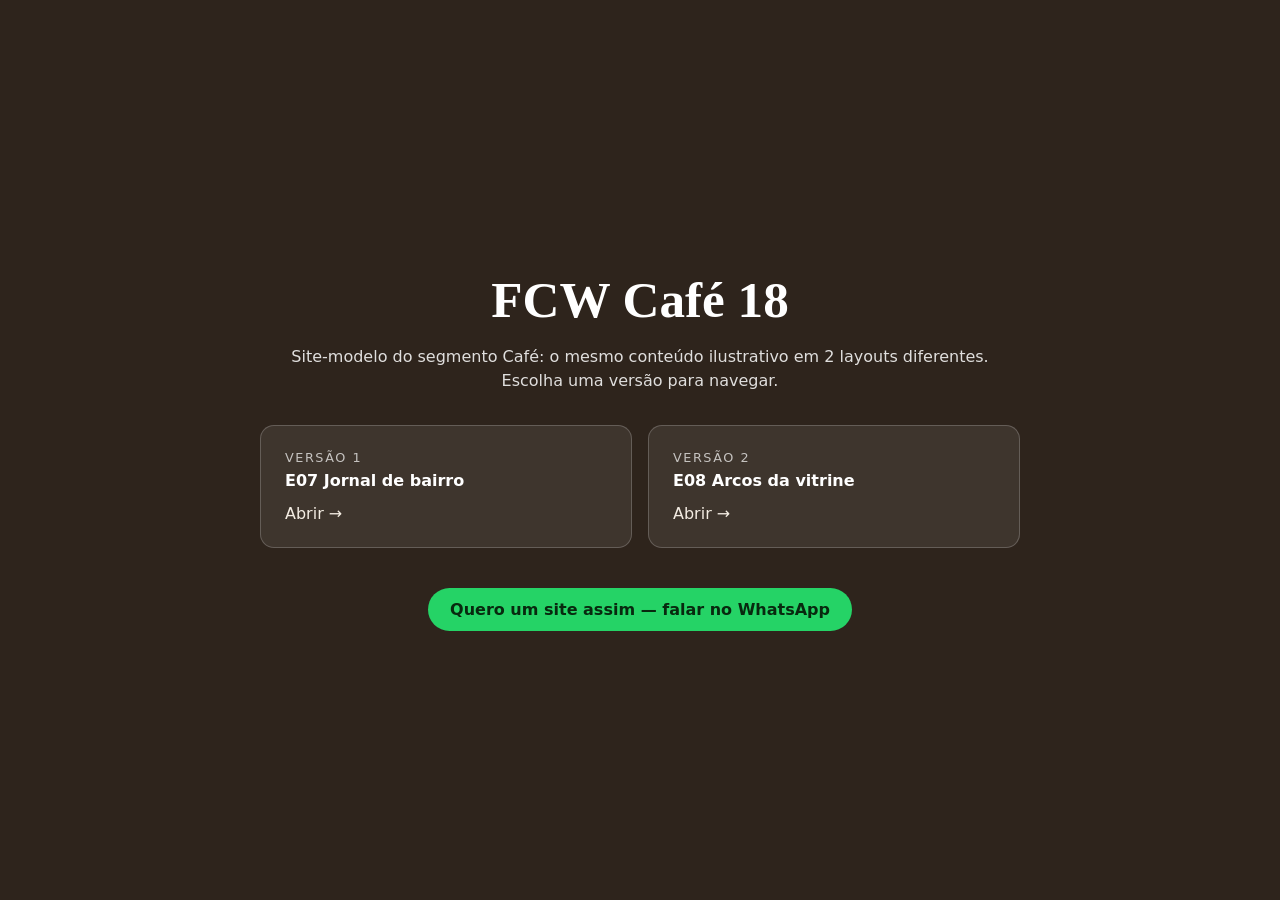
<file: index.html>
<!DOCTYPE html>
<html lang="pt-BR">
<head>
<meta charset="UTF-8" />
<meta name="viewport" content="width=device-width, initial-scale=1" />
<title>FCW Café 18 — site-modelo Kingdomapps</title>
<meta name="description" content="Site-modelo FCW Café 18 (segmento Café) em 2 layouts. Kingdomapps." />
<link rel="icon" href="assets/img/favicon.svg" type="image/svg+xml" />
<link rel="icon" href="assets/img/favicon.png" sizes="64x64" />
<meta property="og:type" content="website" />
<meta property="og:title" content="FCW Café 18 — site-modelo Kingdomapps" />
<meta property="og:image" content="https://fcwwebsites.github.io/kingdomapps-modelo-fcw-cafe-18/assets/img/og-image.jpg" />
<meta property="og:url" content="https://fcwwebsites.github.io/kingdomapps-modelo-fcw-cafe-18/" />
<style>
body{margin:0;font-family:system-ui,-apple-system,Segoe UI,Roboto,sans-serif;background:#2e241c;color:#fff;min-height:100vh;display:grid;place-items:center}
main{max-width:760px;padding:48px 24px;text-align:center}h1{font-family:Georgia,serif;font-size:clamp(2rem,6vw,3.2rem);margin:0 0 .3em}
p{opacity:.85;line-height:1.5}.grid{display:grid;grid-template-columns:repeat(auto-fit,minmax(240px,1fr));gap:16px;margin:32px 0}
.card{display:flex;flex-direction:column;gap:6px;padding:24px;border-radius:14px;background:rgba(255,255,255,.08);border:1px solid rgba(255,255,255,.2);color:#fff;text-decoration:none;text-align:left}
.card:hover,.card:focus-visible{background:rgba(255,255,255,.16)}.n{font-size:.8rem;letter-spacing:.12em;text-transform:uppercase;opacity:.7}.go{margin-top:8px;color:#f4ede3}
.wa{display:inline-block;margin-top:8px;padding:12px 22px;border-radius:999px;background:#25d366;color:#08290f;font-weight:700;text-decoration:none}
</style>
<!-- Google tag (gtag.js) -->
<script async src="https://www.googletagmanager.com/gtag/js?id=G-NJ030BJ0Z8"></script>
<script>
  window.dataLayer = window.dataLayer || [];
  function gtag(){dataLayer.push(arguments);}
  gtag('js', new Date());
  gtag('config', 'G-NJ030BJ0Z8');
</script>
<script>/* Kingdomapps GA4 eventos CTA */(function(){try{var ev=function(n,p){try{if(typeof gtag==='function')gtag('event',n,p);}catch(e){}};document.addEventListener('click',function(e){var a=e.target&&e.target.closest?e.target.closest('a[href]'):null;if(!a)return;var h=a.href||'',p={link_url:h};if(a.dataset&&a.dataset.plan)p.plan=a.dataset.plan;if(/wa\.me|api\.whatsapp\.com|whatsapp:/i.test(h))ev('click_whatsapp',p);else if(/ifood/i.test(h))ev('click_ifood',p);else if(/99app|99food|\/\/(www\.)?99\.|food\.99/i.test(h))ev('click_99',p);},true);document.addEventListener('submit',function(e){var f=e.target;ev('generate_lead',{form_id:(f&&(f.id||f.getAttribute('name')))||'form',page_location:location.href});},true);}catch(e){}})();</script>
</head>
<body>
<main>
<h1>FCW Café 18</h1>
<p>Site-modelo do segmento Café: o mesmo conteúdo ilustrativo em 2 layouts diferentes. Escolha uma versão para navegar.</p>
<div class="grid"><a class="card" href="v1/"><span class="n">Versão 1</span><strong>E07 Jornal de bairro</strong><span class="go">Abrir →</span></a><a class="card" href="v2/"><span class="n">Versão 2</span><strong>E08 Arcos da vitrine</strong><span class="go">Abrir →</span></a></div>
<a class="wa" href="https://wa.me/5511947904394?text=Ol%C3%A1!%20Vim%20pelo%20site%20e%20gostaria%20de%20mais%20informa%C3%A7%C3%B5es." target="_blank" rel="noopener">Quero um site assim — falar no WhatsApp</a>
</main>
</body>
</html>
</file>
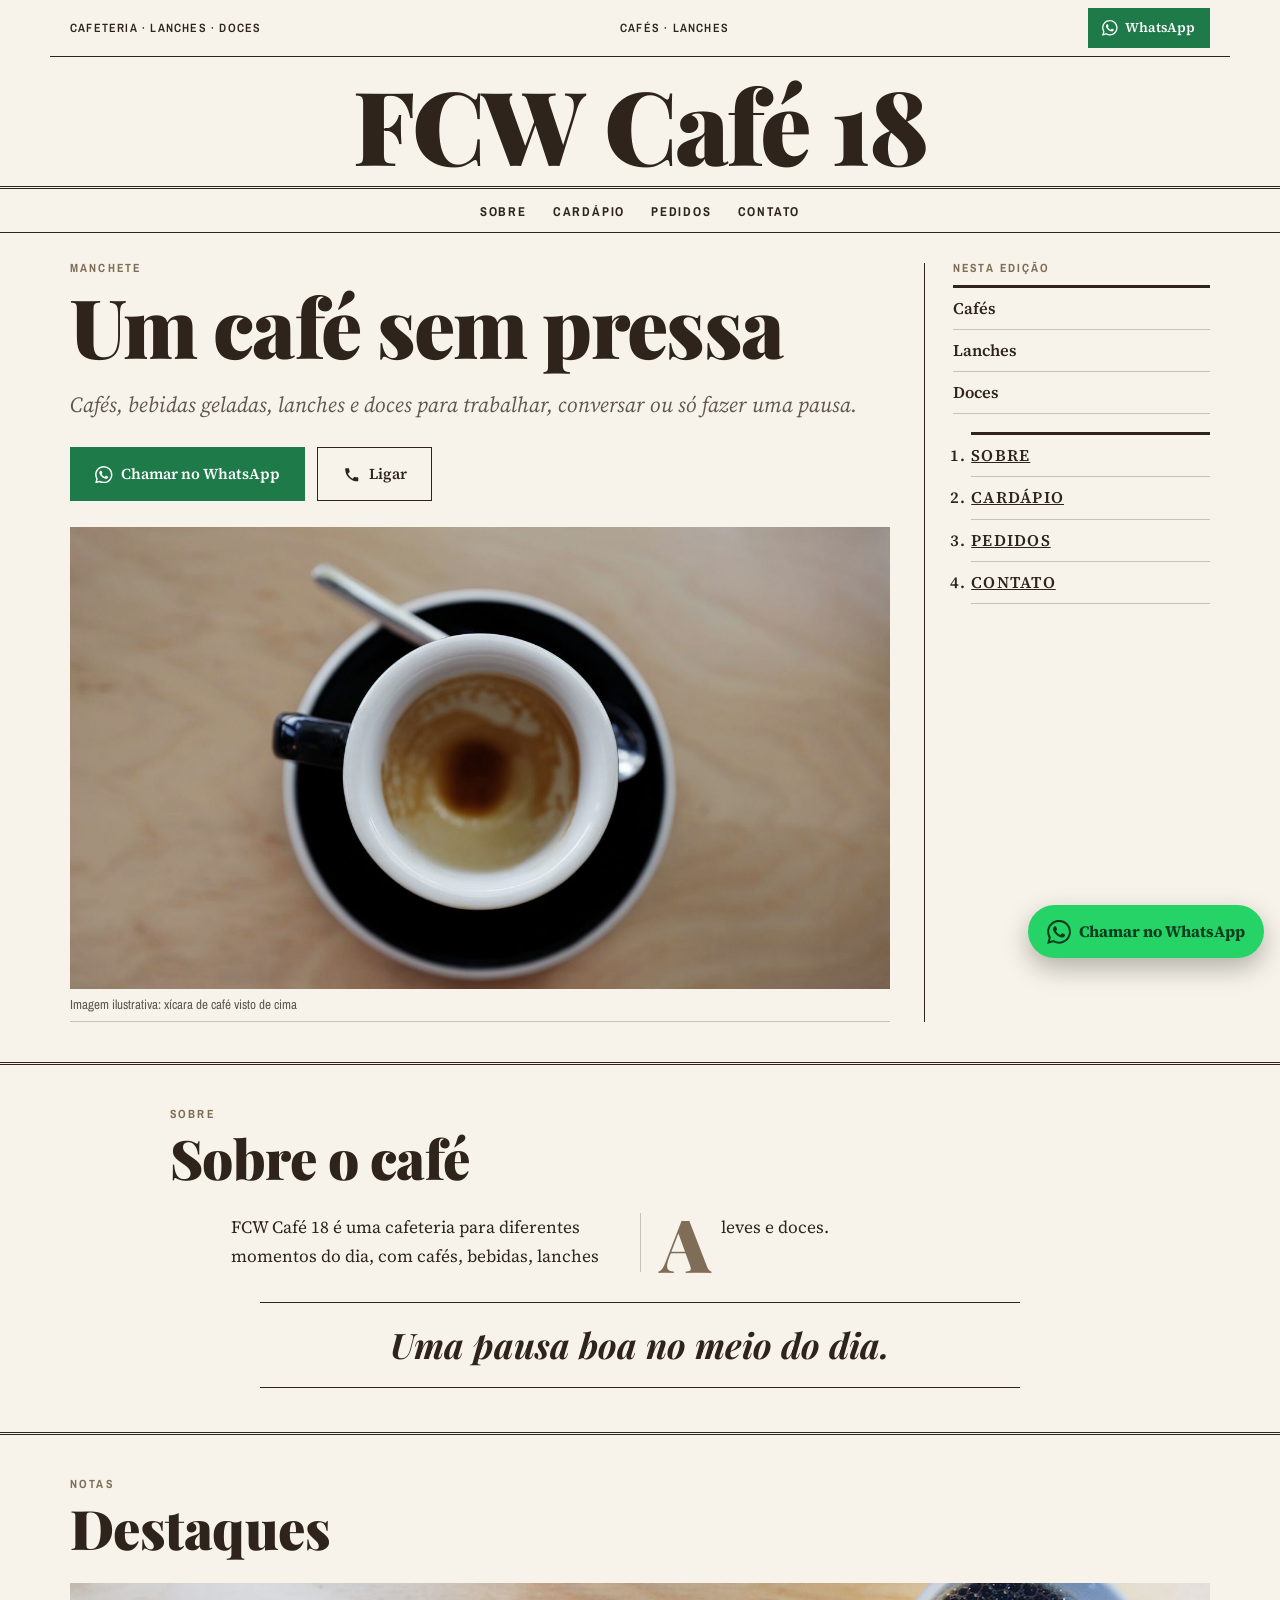
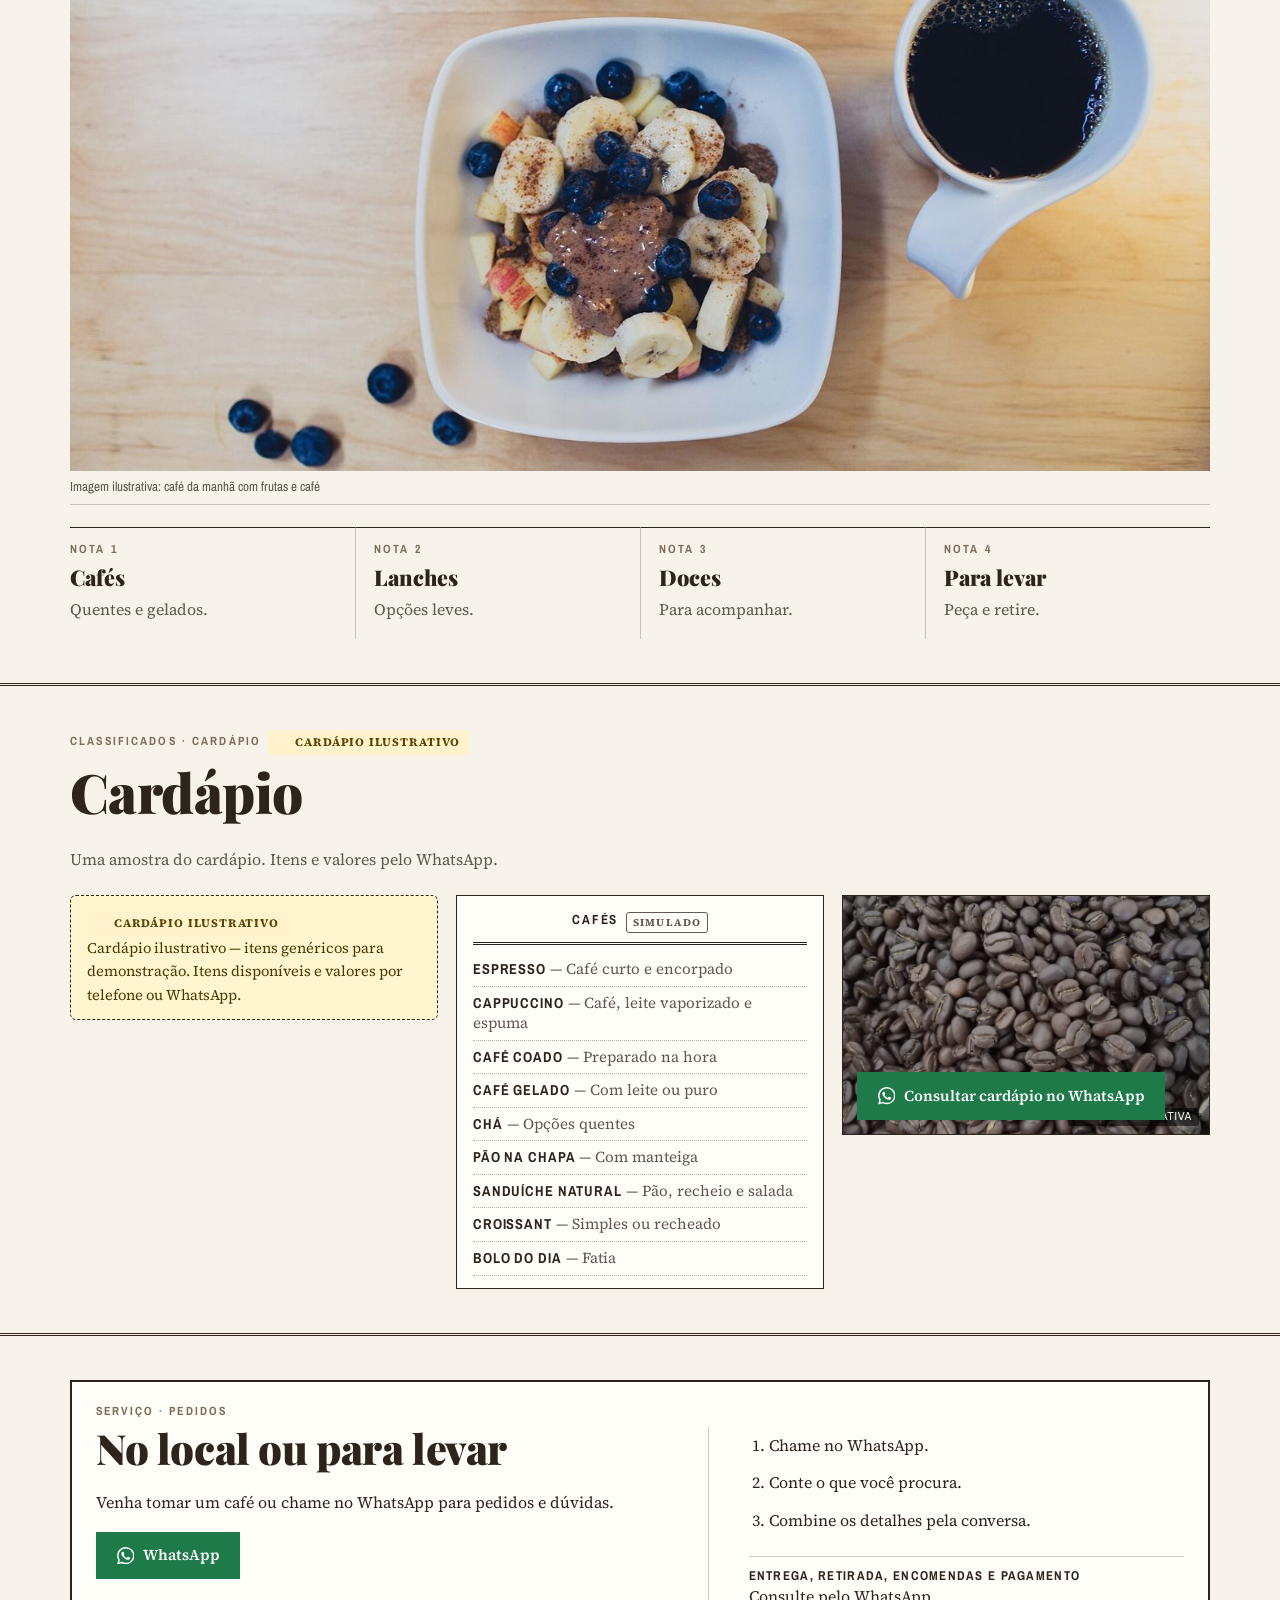
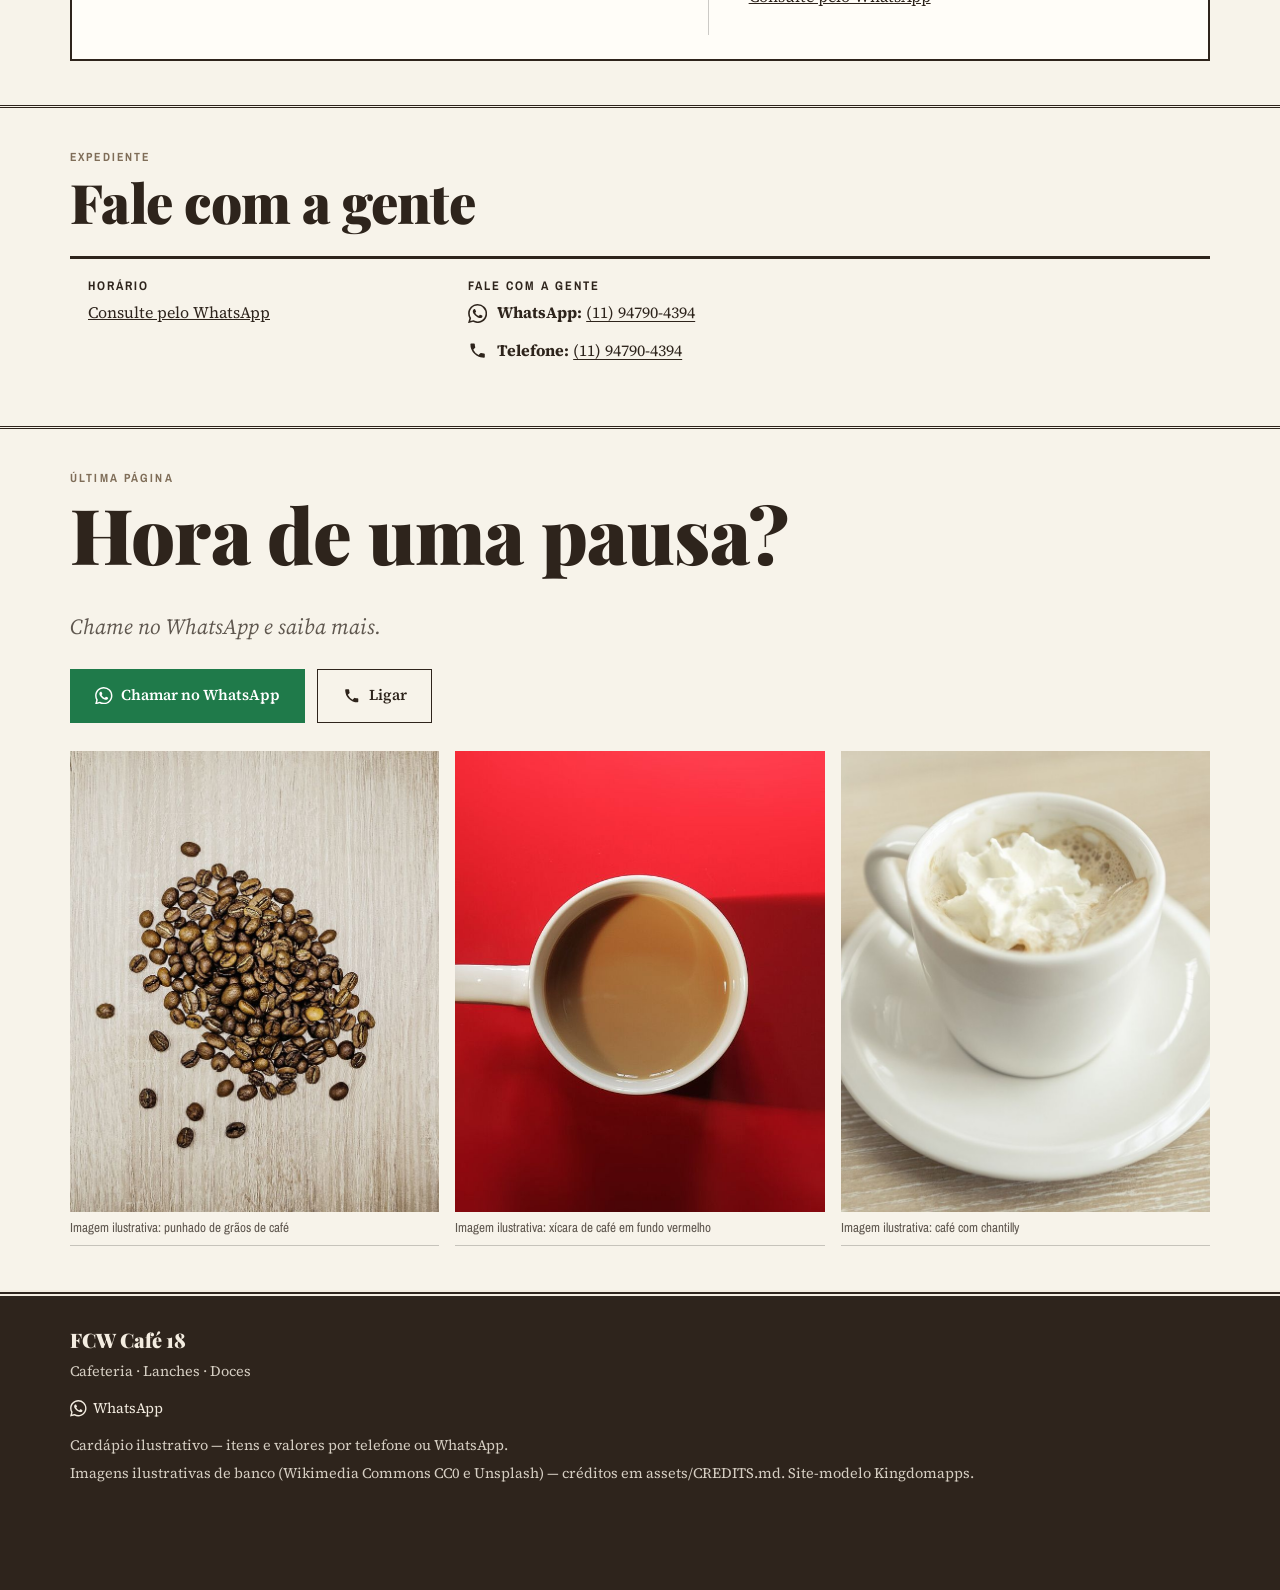
<file: v1/index.html>
<!DOCTYPE html>
<html lang="pt-BR">
<head>
<meta charset="UTF-8" />
<meta name="viewport" content="width=device-width, initial-scale=1" />
<title>FCW Café 18 | Cafeteria</title>
<meta name="description" content="Cafés, bebidas, lanches e doces para uma pausa sem pressa. Fale com a FCW Café 18 pelo WhatsApp." />
<meta name="theme-color" content="#2e241c" />
<link rel="preconnect" href="https://fonts.googleapis.com" />
<link rel="preconnect" href="https://fonts.gstatic.com" crossorigin />
<link rel="stylesheet" href="https://fonts.googleapis.com/css2?family=Playfair+Display:ital,wght@0,700;0,900;1,700&family=Source+Serif+4:ital,opsz,wght@0,8..60,400;0,8..60,600;1,8..60,400&family=Archivo+Narrow:wght@600;700&display=swap" />
<link rel="stylesheet" href="../assets/core.css" />
<link rel="stylesheet" href="../assets/E07.css" />
<style>:root{--brand:#7f6d58;--brand2:#f4ede3;--brand-ink:#2e241c}</style>
<link rel="icon" href="../assets/img/favicon.svg" type="image/svg+xml" />
<link rel="icon" href="../assets/img/favicon.png" sizes="64x64" />
<link rel="apple-touch-icon" href="../assets/img/apple-touch-icon.png" />
<meta property="og:type" content="website" />
<meta property="og:title" content="FCW Café 18 | Cafeteria" />
<meta property="og:description" content="Cafés, bebidas, lanches e doces para uma pausa sem pressa. Fale com a FCW Café 18 pelo WhatsApp." />
<meta property="og:image" content="https://fcwwebsites.github.io/kingdomapps-modelo-fcw-cafe-18/assets/img/og-image.jpg" />
<meta property="og:url" content="https://fcwwebsites.github.io/kingdomapps-modelo-fcw-cafe-18/" />
<meta name="twitter:card" content="summary_large_image" />
<!-- Google tag (gtag.js) -->
<script async src="https://www.googletagmanager.com/gtag/js?id=G-NJ030BJ0Z8"></script>
<script>
  window.dataLayer = window.dataLayer || [];
  function gtag(){dataLayer.push(arguments);}
  gtag('js', new Date());
  gtag('config', 'G-NJ030BJ0Z8');
</script>
<script>/* Kingdomapps GA4 eventos CTA */(function(){try{var ev=function(n,p){try{if(typeof gtag==='function')gtag('event',n,p);}catch(e){}};document.addEventListener('click',function(e){var a=e.target&&e.target.closest?e.target.closest('a[href]'):null;if(!a)return;var h=a.href||'',p={link_url:h};if(a.dataset&&a.dataset.plan)p.plan=a.dataset.plan;if(/wa\.me|api\.whatsapp\.com|whatsapp:/i.test(h))ev('click_whatsapp',p);else if(/ifood/i.test(h))ev('click_ifood',p);else if(/99app|99food|\/\/(www\.)?99\.|food\.99/i.test(h))ev('click_99',p);},true);document.addEventListener('submit',function(e){var f=e.target;ev('generate_lead',{form_id:(f&&(f.id||f.getAttribute('name')))||'form',page_location:location.href});},true);}catch(e){}})();</script>
</head>
<body class="est-E07" data-hours='{}' data-hours-unknown='[]'>
<!-- Kingdomapps · site-modelo anonimizado -->
<a class="skip" href="#conteudo">Pular para o conteúdo</a>
<header class="site-header e7-header" id="header">
  <div class="wrap e7-dateline"><span>Cafeteria · Lanches · Doces</span><span class="e7-dl-mid">Cafés · Lanches</span><a class="btn btn-wa btn-sm header-cta" href="https://wa.me/5511947904394?text=Ol%C3%A1!%20Vim%20pelo%20site%20e%20gostaria%20de%20mais%20informa%C3%A7%C3%B5es." target="_blank" rel="noopener"><svg viewBox="0 0 24 24" aria-hidden="true" focusable="false"><path fill="currentColor" d="M17.47 14.38c-.3-.15-1.76-.87-2.03-.97-.27-.1-.47-.15-.67.15-.2.3-.77.97-.94 1.16-.17.2-.35.22-.64.07-.3-.15-1.26-.46-2.39-1.47-.88-.79-1.48-1.76-1.65-2.06-.17-.3-.02-.46.13-.6.13-.14.3-.35.45-.52.15-.17.2-.3.3-.5.1-.2.05-.37-.03-.52-.07-.15-.67-1.61-.92-2.2-.24-.58-.49-.5-.67-.51h-.57c-.2 0-.52.07-.8.37-.27.3-1.04 1.02-1.04 2.48s1.07 2.88 1.21 3.07c.15.2 2.1 3.2 5.08 4.49.71.31 1.26.49 1.7.63.71.22 1.36.19 1.87.12.57-.09 1.76-.72 2-1.41.25-.7.25-1.29.18-1.41-.08-.13-.27-.2-.57-.35zM12.05 21.78a9.87 9.87 0 0 1-5.03-1.38l-.36-.21-3.74.98 1-3.65-.24-.37a9.86 9.86 0 0 1-1.51-5.26c0-5.45 4.44-9.88 9.89-9.88 2.64 0 5.12 1.03 6.99 2.9a9.83 9.83 0 0 1 2.89 6.99c0 5.45-4.44 9.88-9.89 9.88zm8.41-18.3A11.82 11.82 0 0 0 12.05 0C5.5 0 .16 5.34.16 11.89c0 2.1.55 4.14 1.59 5.95L.06 24l6.3-1.65a11.88 11.88 0 0 0 5.69 1.45c6.55 0 11.89-5.34 11.89-11.89 0-3.18-1.24-6.17-3.48-8.41z"/></svg><span>WhatsApp</span></a></div>
  <div class="wrap e7-masthead"><a class="brand e7-brand" href="#topo" aria-label="FCW Café 18 — início"><span class="brand-word e7-name">FCW Café 18</span></a></div>
  <nav class="site-nav e7-nav" id="site-nav" aria-label="Principal"><ul class="wrap"><li><a href="#sobre">Sobre</a></li><li><a href="#cardapio">Cardápio</a></li><li><a href="#entrega">Pedidos</a></li><li><a href="#contato">Contato</a></li></ul></nav>
</header>
<main id="conteudo">
<section class="e7-front" id="topo" aria-labelledby="hero-title">
  <div class="wrap e7-front-grid">
    <div class="e7-lead-story">
      <p class="e7-kicker">Manchete</p>
      <h1 id="hero-title">Um café sem pressa</h1>
      <p class="e7-standfirst">Cafés, bebidas geladas, lanches e doces para trabalhar, conversar ou só fazer uma pausa.</p>
      <div class="hero-ctas"><a class="btn btn-wa btn-lg" href="https://wa.me/5511947904394?text=Ol%C3%A1!%20Vim%20pelo%20site%20e%20gostaria%20de%20mais%20informa%C3%A7%C3%B5es." target="_blank" rel="noopener"><svg viewBox="0 0 24 24" aria-hidden="true" focusable="false"><path fill="currentColor" d="M17.47 14.38c-.3-.15-1.76-.87-2.03-.97-.27-.1-.47-.15-.67.15-.2.3-.77.97-.94 1.16-.17.2-.35.22-.64.07-.3-.15-1.26-.46-2.39-1.47-.88-.79-1.48-1.76-1.65-2.06-.17-.3-.02-.46.13-.6.13-.14.3-.35.45-.52.15-.17.2-.3.3-.5.1-.2.05-.37-.03-.52-.07-.15-.67-1.61-.92-2.2-.24-.58-.49-.5-.67-.51h-.57c-.2 0-.52.07-.8.37-.27.3-1.04 1.02-1.04 2.48s1.07 2.88 1.21 3.07c.15.2 2.1 3.2 5.08 4.49.71.31 1.26.49 1.7.63.71.22 1.36.19 1.87.12.57-.09 1.76-.72 2-1.41.25-.7.25-1.29.18-1.41-.08-.13-.27-.2-.57-.35zM12.05 21.78a9.87 9.87 0 0 1-5.03-1.38l-.36-.21-3.74.98 1-3.65-.24-.37a9.86 9.86 0 0 1-1.51-5.26c0-5.45 4.44-9.88 9.89-9.88 2.64 0 5.12 1.03 6.99 2.9a9.83 9.83 0 0 1 2.89 6.99c0 5.45-4.44 9.88-9.89 9.88zm8.41-18.3A11.82 11.82 0 0 0 12.05 0C5.5 0 .16 5.34.16 11.89c0 2.1.55 4.14 1.59 5.95L.06 24l6.3-1.65a11.88 11.88 0 0 0 5.69 1.45c6.55 0 11.89-5.34 11.89-11.89 0-3.18-1.24-6.17-3.48-8.41z"/></svg><span>Chamar no WhatsApp</span></a><a class="btn btn-ghost btn-lg btn-tel" href="tel:+5511947904394"><svg viewBox="0 0 24 24" aria-hidden="true" focusable="false"><path fill="currentColor" d="M6.6 10.8a15.1 15.1 0 0 0 6.6 6.6l2.2-2.2a1 1 0 0 1 1-.25 11.4 11.4 0 0 0 3.6.57 1 1 0 0 1 1 1V20a1 1 0 0 1-1 1A17 17 0 0 1 3 4a1 1 0 0 1 1-1h3.5a1 1 0 0 1 1 1c0 1.25.2 2.45.57 3.57a1 1 0 0 1-.25 1z"/></svg><span>Ligar</span></a></div>
      <figure class="e7-lead-ph"><img src="../assets/img/fotos-foto-1.jpg" width="1400" height="933" alt="Imagem ilustrativa: xícara de café visto de cima" fetchpriority="high" /><figcaption>Imagem ilustrativa: xícara de café visto de cima</figcaption></figure>
    </div>
    <aside class="e7-side" aria-label="Nesta edição">
      <p class="e7-side-title">Nesta edição</p>
      <ul><li>Cafés</li><li>Lanches</li><li>Doces</li></ul>
      <ol class="e7-index"><li><a href="#sobre">Sobre</a></li><li><a href="#cardapio">Cardápio</a></li><li><a href="#entrega">Pedidos</a></li><li><a href="#contato">Contato</a></li></ol>
    </aside>
  </div>
</section>
<section class="e7-sec" id="sobre" aria-labelledby="sobre-title">
  <div class="wrap e7-article">
    <p class="e7-kicker">Sobre</p><h2 id="sobre-title">Sobre o café</h2>
    <div class="e7-cols"><p class="e7-dropcap">A FCW Café 18 é uma cafeteria para diferentes momentos do dia, com cafés, bebidas, lanches leves e doces.</p></div>
    <blockquote class="e7-pull"><p>Uma pausa boa no meio do dia.</p></blockquote>
  </div>
</section>
<section class="e7-sec e7-notes-sec" id="destaques" aria-labelledby="dest-title">
  <div class="wrap">
    <div class="e7-sec-head"><p class="e7-kicker">Notas</p><h2 id="dest-title">Destaques</h2></div>
    <figure class="e7-wide-ph"><img src="../assets/img/fotos-foto-2.jpg" width="1400" height="933" alt="Imagem ilustrativa: café da manhã com frutas e café" loading="lazy" decoding="async" /><figcaption>Imagem ilustrativa: café da manhã com frutas e café</figcaption></figure>
    <ul class="e7-notes"><li><span class="e7-n">Nota 1</span><h3>Cafés</h3><p>Quentes e gelados.</p></li><li><span class="e7-n">Nota 2</span><h3>Lanches</h3><p>Opções leves.</p></li><li><span class="e7-n">Nota 3</span><h3>Doces</h3><p>Para acompanhar.</p></li><li><span class="e7-n">Nota 4</span><h3>Para levar</h3><p>Peça e retire.</p></li></ul>
  </div>
</section>
<section class="e7-sec" id="cardapio" aria-labelledby="menu-title">
  <div class="wrap">
    <div class="e7-sec-head"><p class="e7-kicker">Classificados · Cardápio <span class="sim-badge">Cardápio ilustrativo</span></p><h2 id="menu-title">Cardápio</h2><p class="e7-sub">Uma amostra do cardápio. Itens e valores pelo WhatsApp.</p></div>
    <div class="e7-classifieds">
      <div class="e7-ad e7-ad-notice sim-notice" role="note"><span class="sim-badge">Cardápio ilustrativo</span><p>Cardápio ilustrativo — itens genéricos para demonstração. Itens disponíveis e valores por telefone ou WhatsApp.</p></div>
      <div class="e7-ad"><h3>Cafés <span class="sim-tag">Simulado</span></h3><ul><li><b>Espresso</b> — Café curto e encorpado</li><li><b>Cappuccino</b> — Café, leite vaporizado e espuma</li><li><b>Café coado</b> — Preparado na hora</li><li><b>Café gelado</b> — Com leite ou puro</li><li><b>Chá</b> — Opções quentes</li><li><b>Pão na chapa</b> — Com manteiga</li><li><b>Sanduíche natural</b> — Pão, recheio e salada</li><li><b>Croissant</b> — Simples ou recheado</li><li><b>Bolo do dia</b> — Fatia</li></ul></div>
      <div class="e7-ad e7-ad-amb"><div class="amb amb-menu" style="--amb:url('../assets/img/ambiente-coffee-beans-roasted.jpg')" aria-hidden="true"><span class="amb-tag">Imagem ilustrativa</span></div><p><a class="btn btn-wa" href="https://wa.me/5511947904394?text=Ol%C3%A1!%20Vim%20pelo%20site%20e%20gostaria%20de%20mais%20informa%C3%A7%C3%B5es." target="_blank" rel="noopener"><svg viewBox="0 0 24 24" aria-hidden="true" focusable="false"><path fill="currentColor" d="M17.47 14.38c-.3-.15-1.76-.87-2.03-.97-.27-.1-.47-.15-.67.15-.2.3-.77.97-.94 1.16-.17.2-.35.22-.64.07-.3-.15-1.26-.46-2.39-1.47-.88-.79-1.48-1.76-1.65-2.06-.17-.3-.02-.46.13-.6.13-.14.3-.35.45-.52.15-.17.2-.3.3-.5.1-.2.05-.37-.03-.52-.07-.15-.67-1.61-.92-2.2-.24-.58-.49-.5-.67-.51h-.57c-.2 0-.52.07-.8.37-.27.3-1.04 1.02-1.04 2.48s1.07 2.88 1.21 3.07c.15.2 2.1 3.2 5.08 4.49.71.31 1.26.49 1.7.63.71.22 1.36.19 1.87.12.57-.09 1.76-.72 2-1.41.25-.7.25-1.29.18-1.41-.08-.13-.27-.2-.57-.35zM12.05 21.78a9.87 9.87 0 0 1-5.03-1.38l-.36-.21-3.74.98 1-3.65-.24-.37a9.86 9.86 0 0 1-1.51-5.26c0-5.45 4.44-9.88 9.89-9.88 2.64 0 5.12 1.03 6.99 2.9a9.83 9.83 0 0 1 2.89 6.99c0 5.45-4.44 9.88-9.89 9.88zm8.41-18.3A11.82 11.82 0 0 0 12.05 0C5.5 0 .16 5.34.16 11.89c0 2.1.55 4.14 1.59 5.95L.06 24l6.3-1.65a11.88 11.88 0 0 0 5.69 1.45c6.55 0 11.89-5.34 11.89-11.89 0-3.18-1.24-6.17-3.48-8.41z"/></svg><span>Consultar cardápio no WhatsApp</span></a></p></div>
    </div>
  </div>
</section>
<section class="e7-sec" id="entrega" aria-labelledby="ent-title">
  <div class="wrap"><div class="e7-service">
    <p class="e7-box-label">Serviço · Pedidos</p>
    <div class="e7-service-grid">
      <div><h2 id="ent-title">No local ou para levar</h2><p>Venha tomar um café ou chame no WhatsApp para pedidos e dúvidas.</p><div class="order-links"><a class="btn btn-wa" href="https://wa.me/5511947904394?text=Ol%C3%A1!%20Vim%20pelo%20site%20e%20gostaria%20de%20mais%20informa%C3%A7%C3%B5es." target="_blank" rel="noopener"><svg viewBox="0 0 24 24" aria-hidden="true" focusable="false"><path fill="currentColor" d="M17.47 14.38c-.3-.15-1.76-.87-2.03-.97-.27-.1-.47-.15-.67.15-.2.3-.77.97-.94 1.16-.17.2-.35.22-.64.07-.3-.15-1.26-.46-2.39-1.47-.88-.79-1.48-1.76-1.65-2.06-.17-.3-.02-.46.13-.6.13-.14.3-.35.45-.52.15-.17.2-.3.3-.5.1-.2.05-.37-.03-.52-.07-.15-.67-1.61-.92-2.2-.24-.58-.49-.5-.67-.51h-.57c-.2 0-.52.07-.8.37-.27.3-1.04 1.02-1.04 2.48s1.07 2.88 1.21 3.07c.15.2 2.1 3.2 5.08 4.49.71.31 1.26.49 1.7.63.71.22 1.36.19 1.87.12.57-.09 1.76-.72 2-1.41.25-.7.25-1.29.18-1.41-.08-.13-.27-.2-.57-.35zM12.05 21.78a9.87 9.87 0 0 1-5.03-1.38l-.36-.21-3.74.98 1-3.65-.24-.37a9.86 9.86 0 0 1-1.51-5.26c0-5.45 4.44-9.88 9.89-9.88 2.64 0 5.12 1.03 6.99 2.9a9.83 9.83 0 0 1 2.89 6.99c0 5.45-4.44 9.88-9.89 9.88zm8.41-18.3A11.82 11.82 0 0 0 12.05 0C5.5 0 .16 5.34.16 11.89c0 2.1.55 4.14 1.59 5.95L.06 24l6.3-1.65a11.88 11.88 0 0 0 5.69 1.45c6.55 0 11.89-5.34 11.89-11.89 0-3.18-1.24-6.17-3.48-8.41z"/></svg><span>WhatsApp</span></a></div></div>
      <div><ol class="e7-steps"><li>Chame no WhatsApp.</li><li>Conte o que você procura.</li><li>Combine os detalhes pela conversa.</li></ol><dl class="e7-kv"><div><dt>Entrega, retirada, encomendas e pagamento</dt><dd><a href="https://wa.me/5511947904394?text=Ol%C3%A1!%20Vim%20pelo%20site%20e%20gostaria%20de%20mais%20informa%C3%A7%C3%B5es." target="_blank" rel="noopener">Consulte pelo WhatsApp</a></dd></div></dl></div>
    </div>
  </div></div>
</section>
<section class="e7-sec" id="contato" aria-labelledby="ct-title">
  <div class="wrap">
    <div class="e7-sec-head"><p class="e7-kicker">Expediente</p><h2 id="ct-title">Fale com a gente</h2></div>
    <div class="e7-staff"><div class="ct-card ct-hours"><h3>Horário</h3><p><a href="https://wa.me/5511947904394?text=Ol%C3%A1!%20Vim%20pelo%20site%20e%20gostaria%20de%20mais%20informa%C3%A7%C3%B5es." target="_blank" rel="noopener">Consulte pelo WhatsApp</a></p></div><div class="ct-card"><h3>Fale com a gente</h3><ul class="ct-list"><li><svg viewBox="0 0 24 24" aria-hidden="true" focusable="false"><path fill="currentColor" d="M17.47 14.38c-.3-.15-1.76-.87-2.03-.97-.27-.1-.47-.15-.67.15-.2.3-.77.97-.94 1.16-.17.2-.35.22-.64.07-.3-.15-1.26-.46-2.39-1.47-.88-.79-1.48-1.76-1.65-2.06-.17-.3-.02-.46.13-.6.13-.14.3-.35.45-.52.15-.17.2-.3.3-.5.1-.2.05-.37-.03-.52-.07-.15-.67-1.61-.92-2.2-.24-.58-.49-.5-.67-.51h-.57c-.2 0-.52.07-.8.37-.27.3-1.04 1.02-1.04 2.48s1.07 2.88 1.21 3.07c.15.2 2.1 3.2 5.08 4.49.71.31 1.26.49 1.7.63.71.22 1.36.19 1.87.12.57-.09 1.76-.72 2-1.41.25-.7.25-1.29.18-1.41-.08-.13-.27-.2-.57-.35zM12.05 21.78a9.87 9.87 0 0 1-5.03-1.38l-.36-.21-3.74.98 1-3.65-.24-.37a9.86 9.86 0 0 1-1.51-5.26c0-5.45 4.44-9.88 9.89-9.88 2.64 0 5.12 1.03 6.99 2.9a9.83 9.83 0 0 1 2.89 6.99c0 5.45-4.44 9.88-9.89 9.88zm8.41-18.3A11.82 11.82 0 0 0 12.05 0C5.5 0 .16 5.34.16 11.89c0 2.1.55 4.14 1.59 5.95L.06 24l6.3-1.65a11.88 11.88 0 0 0 5.69 1.45c6.55 0 11.89-5.34 11.89-11.89 0-3.18-1.24-6.17-3.48-8.41z"/></svg><span><strong>WhatsApp:</strong> <a href="https://wa.me/5511947904394?text=Ol%C3%A1!%20Vim%20pelo%20site%20e%20gostaria%20de%20mais%20informa%C3%A7%C3%B5es." target="_blank" rel="noopener">(11) 94790-4394</a></span></li><li><svg viewBox="0 0 24 24" aria-hidden="true" focusable="false"><path fill="currentColor" d="M6.6 10.8a15.1 15.1 0 0 0 6.6 6.6l2.2-2.2a1 1 0 0 1 1-.25 11.4 11.4 0 0 0 3.6.57 1 1 0 0 1 1 1V20a1 1 0 0 1-1 1A17 17 0 0 1 3 4a1 1 0 0 1 1-1h3.5a1 1 0 0 1 1 1c0 1.25.2 2.45.57 3.57a1 1 0 0 1-.25 1z"/></svg><span><strong>Telefone:</strong> <a href="tel:+5511947904394">(11) 94790-4394</a></span></li></ul></div></div>
  </div>
</section>
<section class="e7-sec e7-last cta-final" id="cta-final" aria-labelledby="cta-title">
  <div class="wrap">
    <p class="e7-kicker">Última página</p>
    <h2 id="cta-title">Hora de uma pausa?</h2><p class="e7-standfirst">Chame no WhatsApp e saiba mais.</p>
    <div class="hero-ctas"><a class="btn btn-wa btn-lg" href="https://wa.me/5511947904394?text=Ol%C3%A1!%20Vim%20pelo%20site%20e%20gostaria%20de%20mais%20informa%C3%A7%C3%B5es." target="_blank" rel="noopener"><svg viewBox="0 0 24 24" aria-hidden="true" focusable="false"><path fill="currentColor" d="M17.47 14.38c-.3-.15-1.76-.87-2.03-.97-.27-.1-.47-.15-.67.15-.2.3-.77.97-.94 1.16-.17.2-.35.22-.64.07-.3-.15-1.26-.46-2.39-1.47-.88-.79-1.48-1.76-1.65-2.06-.17-.3-.02-.46.13-.6.13-.14.3-.35.45-.52.15-.17.2-.3.3-.5.1-.2.05-.37-.03-.52-.07-.15-.67-1.61-.92-2.2-.24-.58-.49-.5-.67-.51h-.57c-.2 0-.52.07-.8.37-.27.3-1.04 1.02-1.04 2.48s1.07 2.88 1.21 3.07c.15.2 2.1 3.2 5.08 4.49.71.31 1.26.49 1.7.63.71.22 1.36.19 1.87.12.57-.09 1.76-.72 2-1.41.25-.7.25-1.29.18-1.41-.08-.13-.27-.2-.57-.35zM12.05 21.78a9.87 9.87 0 0 1-5.03-1.38l-.36-.21-3.74.98 1-3.65-.24-.37a9.86 9.86 0 0 1-1.51-5.26c0-5.45 4.44-9.88 9.89-9.88 2.64 0 5.12 1.03 6.99 2.9a9.83 9.83 0 0 1 2.89 6.99c0 5.45-4.44 9.88-9.89 9.88zm8.41-18.3A11.82 11.82 0 0 0 12.05 0C5.5 0 .16 5.34.16 11.89c0 2.1.55 4.14 1.59 5.95L.06 24l6.3-1.65a11.88 11.88 0 0 0 5.69 1.45c6.55 0 11.89-5.34 11.89-11.89 0-3.18-1.24-6.17-3.48-8.41z"/></svg><span>Chamar no WhatsApp</span></a><a class="btn btn-ghost btn-lg" href="tel:+5511947904394"><svg viewBox="0 0 24 24" aria-hidden="true" focusable="false"><path fill="currentColor" d="M6.6 10.8a15.1 15.1 0 0 0 6.6 6.6l2.2-2.2a1 1 0 0 1 1-.25 11.4 11.4 0 0 0 3.6.57 1 1 0 0 1 1 1V20a1 1 0 0 1-1 1A17 17 0 0 1 3 4a1 1 0 0 1 1-1h3.5a1 1 0 0 1 1 1c0 1.25.2 2.45.57 3.57a1 1 0 0 1-.25 1z"/></svg><span>Ligar</span></a></div>
    <div class="e7-strip"><figure><img src="../assets/img/fotos-foto-3.jpg" width="1400" height="933" alt="Imagem ilustrativa: punhado de grãos de café" loading="lazy" decoding="async" /><figcaption>Imagem ilustrativa: punhado de grãos de café</figcaption></figure><figure><img src="../assets/img/fotos-foto-4.jpg" width="1400" height="788" alt="Imagem ilustrativa: xícara de café em fundo vermelho" loading="lazy" decoding="async" /><figcaption>Imagem ilustrativa: xícara de café em fundo vermelho</figcaption></figure><figure><img src="../assets/img/fotos-foto-5.jpg" width="1400" height="933" alt="Imagem ilustrativa: café com chantilly" loading="lazy" decoding="async" /><figcaption>Imagem ilustrativa: café com chantilly</figcaption></figure></div>
  </div>
</section>
</main>
<footer class="site-footer e7-footer">
  <div class="wrap">
    <p class="f-name">FCW Café 18</p><p>Cafeteria · Lanches · Doces</p>
    <nav class="f-links" aria-label="Links"><a href="https://wa.me/5511947904394?text=Ol%C3%A1!%20Vim%20pelo%20site%20e%20gostaria%20de%20mais%20informa%C3%A7%C3%B5es." target="_blank" rel="noopener"><svg viewBox="0 0 24 24" aria-hidden="true" focusable="false"><path fill="currentColor" d="M17.47 14.38c-.3-.15-1.76-.87-2.03-.97-.27-.1-.47-.15-.67.15-.2.3-.77.97-.94 1.16-.17.2-.35.22-.64.07-.3-.15-1.26-.46-2.39-1.47-.88-.79-1.48-1.76-1.65-2.06-.17-.3-.02-.46.13-.6.13-.14.3-.35.45-.52.15-.17.2-.3.3-.5.1-.2.05-.37-.03-.52-.07-.15-.67-1.61-.92-2.2-.24-.58-.49-.5-.67-.51h-.57c-.2 0-.52.07-.8.37-.27.3-1.04 1.02-1.04 2.48s1.07 2.88 1.21 3.07c.15.2 2.1 3.2 5.08 4.49.71.31 1.26.49 1.7.63.71.22 1.36.19 1.87.12.57-.09 1.76-.72 2-1.41.25-.7.25-1.29.18-1.41-.08-.13-.27-.2-.57-.35zM12.05 21.78a9.87 9.87 0 0 1-5.03-1.38l-.36-.21-3.74.98 1-3.65-.24-.37a9.86 9.86 0 0 1-1.51-5.26c0-5.45 4.44-9.88 9.89-9.88 2.64 0 5.12 1.03 6.99 2.9a9.83 9.83 0 0 1 2.89 6.99c0 5.45-4.44 9.88-9.89 9.88zm8.41-18.3A11.82 11.82 0 0 0 12.05 0C5.5 0 .16 5.34.16 11.89c0 2.1.55 4.14 1.59 5.95L.06 24l6.3-1.65a11.88 11.88 0 0 0 5.69 1.45c6.55 0 11.89-5.34 11.89-11.89 0-3.18-1.24-6.17-3.48-8.41z"/></svg><span>WhatsApp</span></a></nav>
    <p class="f-note">Cardápio ilustrativo — itens e valores por telefone ou WhatsApp.</p>
    <p class="f-credit">Imagens ilustrativas de banco (Wikimedia Commons CC0 e Unsplash) — créditos em assets/CREDITS.md. Site-modelo Kingdomapps.</p>
  </div>
</footer>
<a class="wa-float" href="https://wa.me/5511947904394?text=Ol%C3%A1!%20Vim%20pelo%20site%20e%20gostaria%20de%20mais%20informa%C3%A7%C3%B5es." target="_blank" rel="noopener" aria-label="Chamar a FCW Café 18 no WhatsApp"><svg viewBox="0 0 24 24" aria-hidden="true" focusable="false"><path fill="currentColor" d="M17.47 14.38c-.3-.15-1.76-.87-2.03-.97-.27-.1-.47-.15-.67.15-.2.3-.77.97-.94 1.16-.17.2-.35.22-.64.07-.3-.15-1.26-.46-2.39-1.47-.88-.79-1.48-1.76-1.65-2.06-.17-.3-.02-.46.13-.6.13-.14.3-.35.45-.52.15-.17.2-.3.3-.5.1-.2.05-.37-.03-.52-.07-.15-.67-1.61-.92-2.2-.24-.58-.49-.5-.67-.51h-.57c-.2 0-.52.07-.8.37-.27.3-1.04 1.02-1.04 2.48s1.07 2.88 1.21 3.07c.15.2 2.1 3.2 5.08 4.49.71.31 1.26.49 1.7.63.71.22 1.36.19 1.87.12.57-.09 1.76-.72 2-1.41.25-.7.25-1.29.18-1.41-.08-.13-.27-.2-.57-.35zM12.05 21.78a9.87 9.87 0 0 1-5.03-1.38l-.36-.21-3.74.98 1-3.65-.24-.37a9.86 9.86 0 0 1-1.51-5.26c0-5.45 4.44-9.88 9.89-9.88 2.64 0 5.12 1.03 6.99 2.9a9.83 9.83 0 0 1 2.89 6.99c0 5.45-4.44 9.88-9.89 9.88zm8.41-18.3A11.82 11.82 0 0 0 12.05 0C5.5 0 .16 5.34.16 11.89c0 2.1.55 4.14 1.59 5.95L.06 24l6.3-1.65a11.88 11.88 0 0 0 5.69 1.45c6.55 0 11.89-5.34 11.89-11.89 0-3.18-1.24-6.17-3.48-8.41z"/></svg><span>Chamar no WhatsApp</span></a>
<script src="../assets/site.js" defer></script>
</body>
</html>
</file>
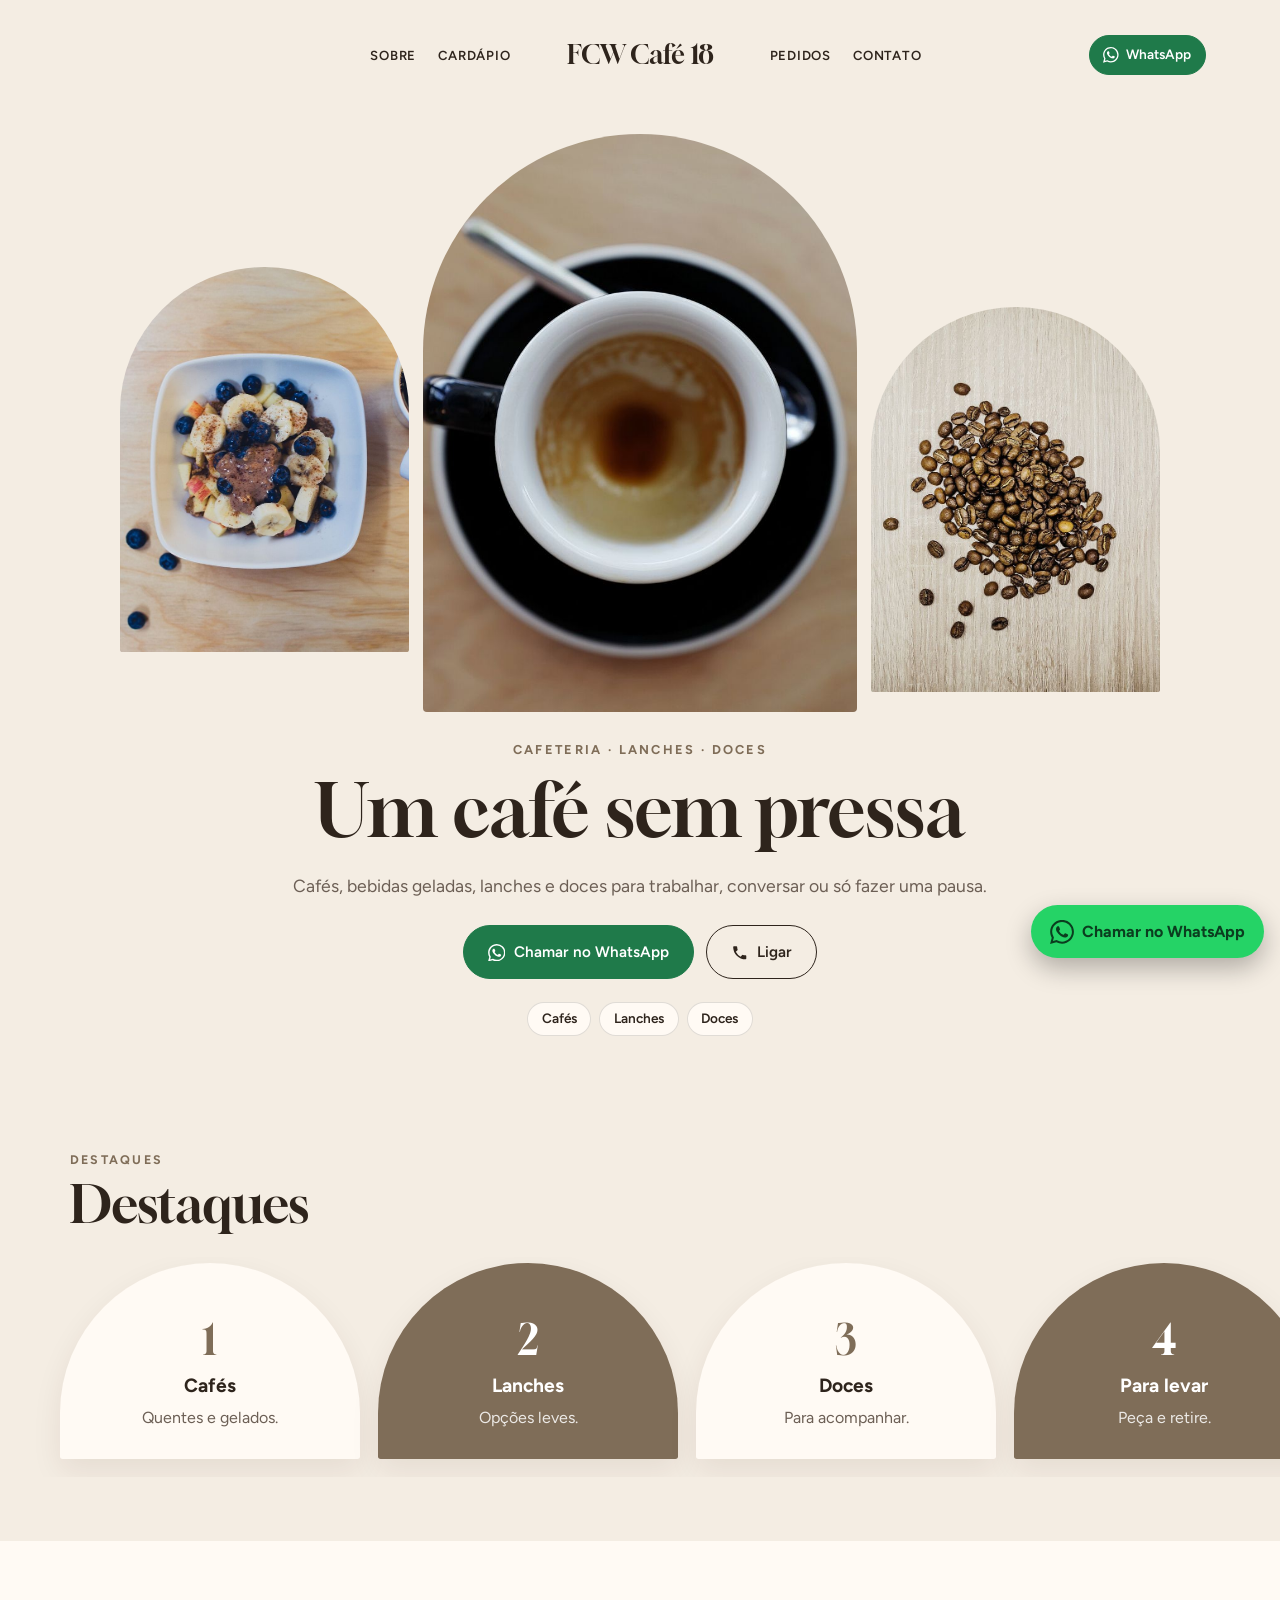
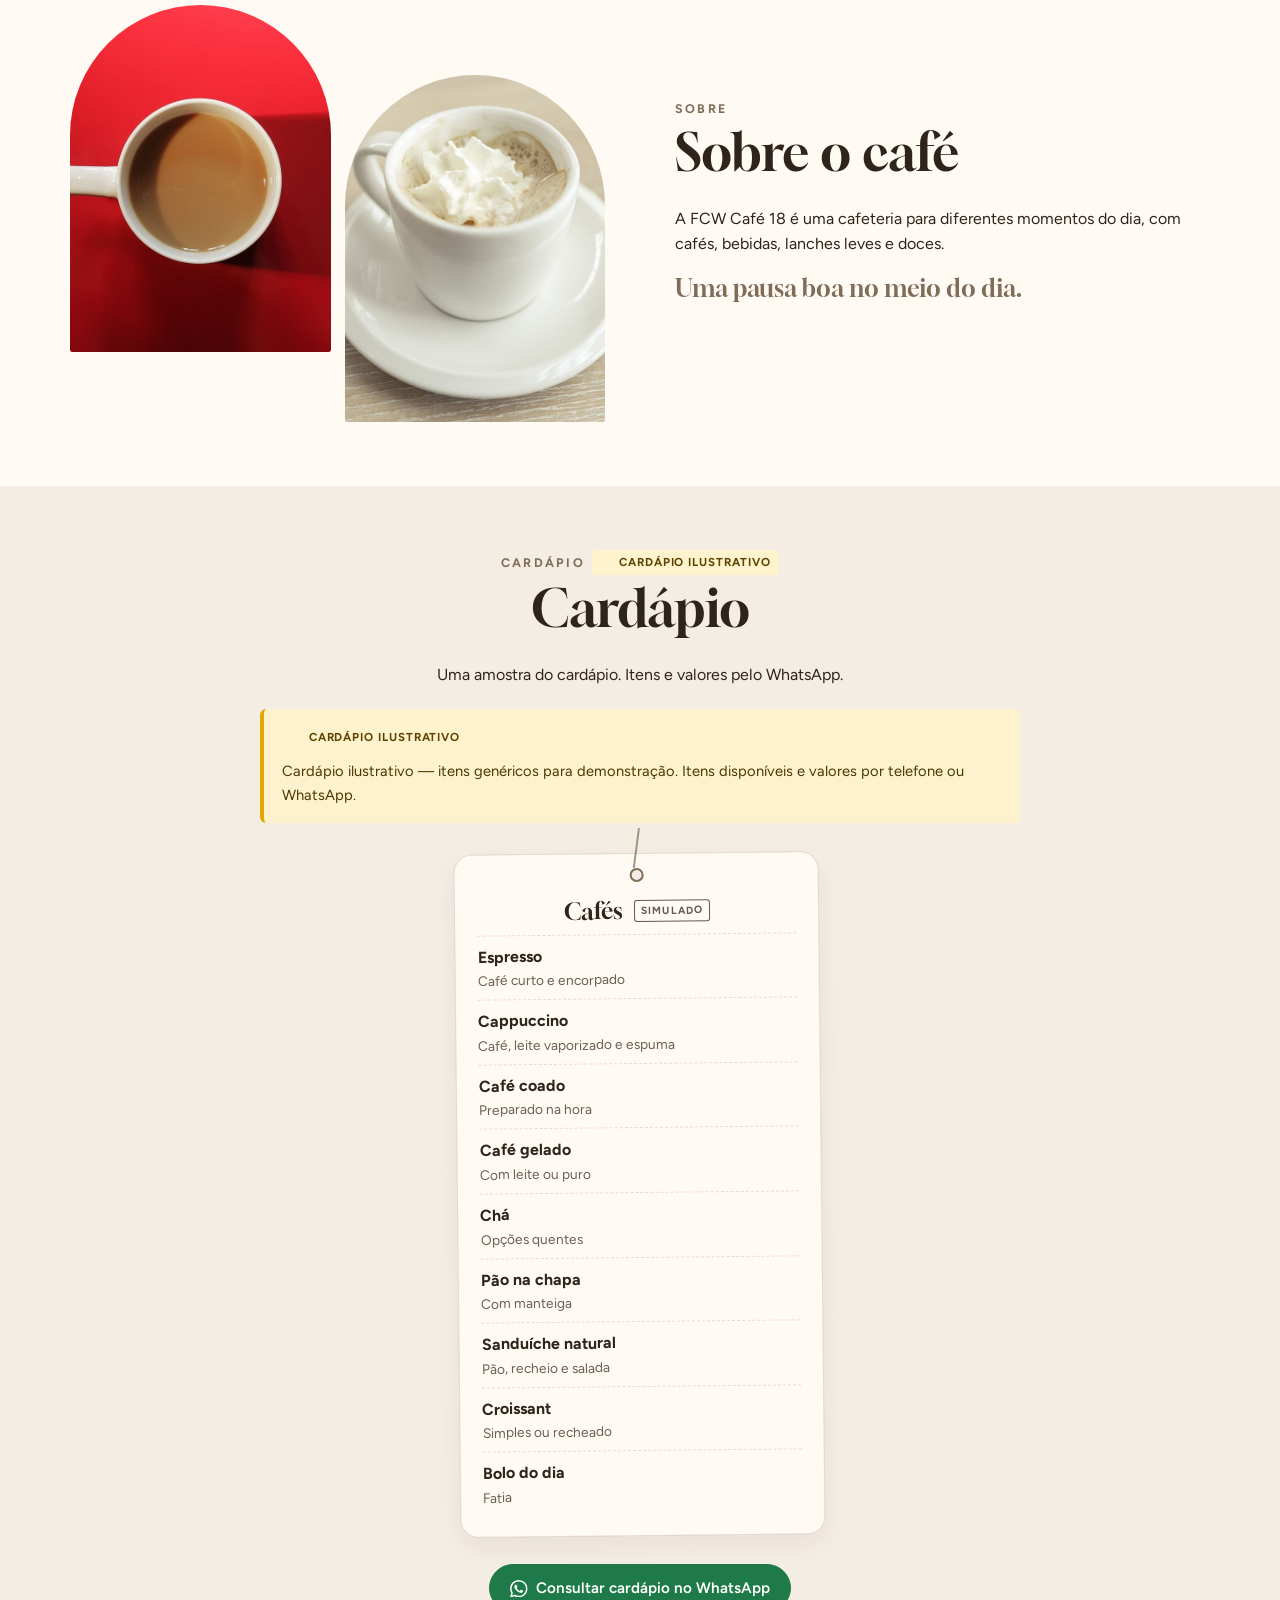
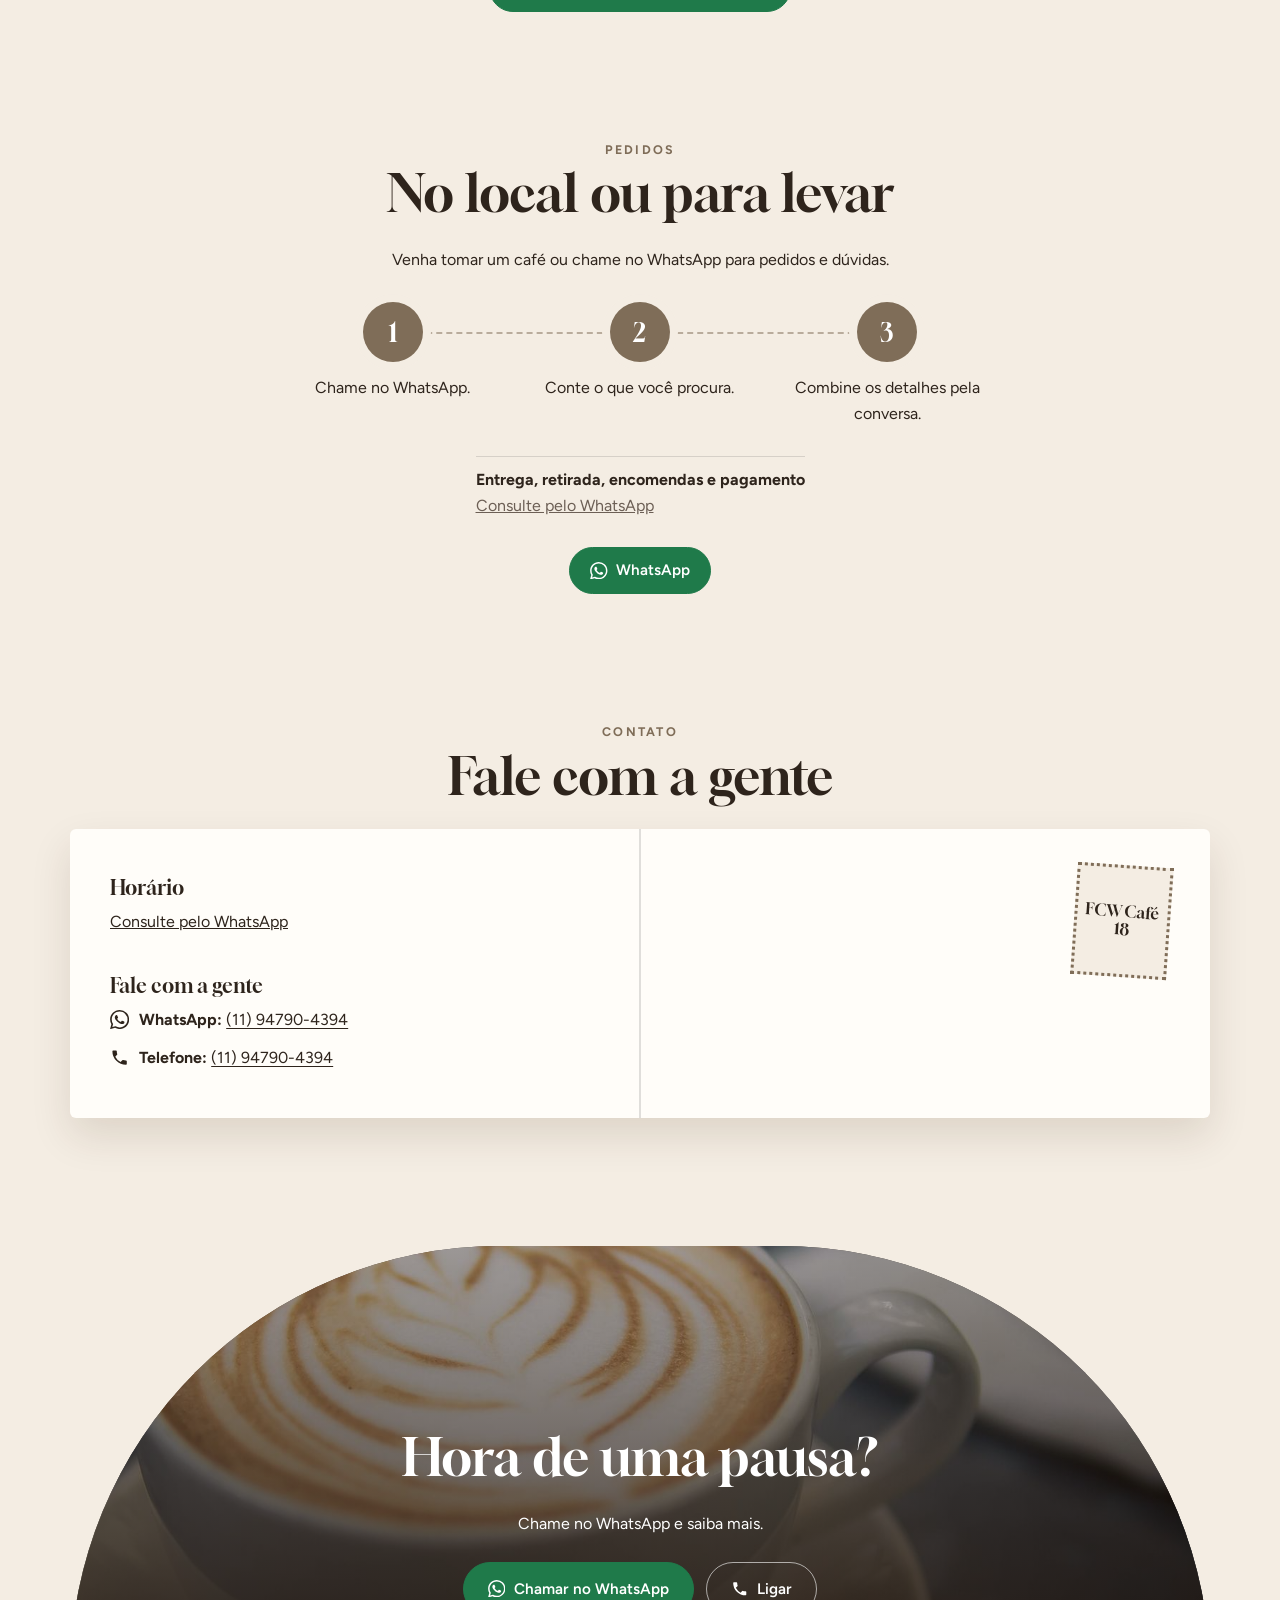
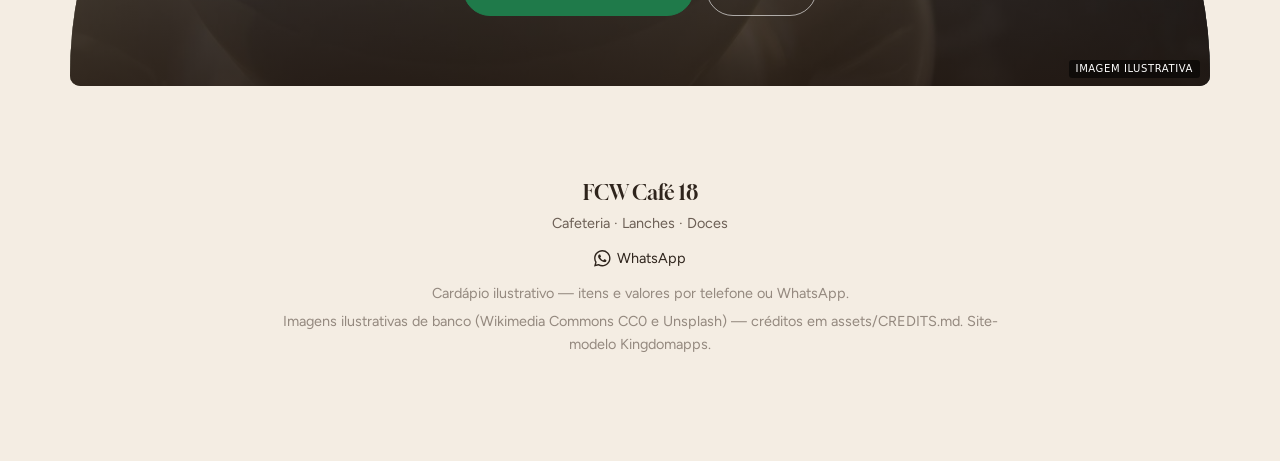
<file: v2/index.html>
<!DOCTYPE html>
<html lang="pt-BR">
<head>
<meta charset="UTF-8" />
<meta name="viewport" content="width=device-width, initial-scale=1" />
<title>FCW Café 18 | Cafeteria</title>
<meta name="description" content="Cafés, bebidas, lanches e doces para uma pausa sem pressa. Fale com a FCW Café 18 pelo WhatsApp." />
<meta name="theme-color" content="#2e241c" />
<link rel="preconnect" href="https://fonts.googleapis.com" />
<link rel="preconnect" href="https://fonts.gstatic.com" crossorigin />
<link rel="stylesheet" href="https://fonts.googleapis.com/css2?family=Gloock&family=Figtree:wght@400;500;600;700&display=swap" />
<link rel="stylesheet" href="../assets/core.css" />
<link rel="stylesheet" href="../assets/E08.css" />
<style>:root{--brand:#7f6d58;--brand2:#f4ede3;--brand-ink:#2e241c}</style>
<link rel="icon" href="../assets/img/favicon.svg" type="image/svg+xml" />
<link rel="icon" href="../assets/img/favicon.png" sizes="64x64" />
<link rel="apple-touch-icon" href="../assets/img/apple-touch-icon.png" />
<meta property="og:type" content="website" />
<meta property="og:title" content="FCW Café 18 | Cafeteria" />
<meta property="og:description" content="Cafés, bebidas, lanches e doces para uma pausa sem pressa. Fale com a FCW Café 18 pelo WhatsApp." />
<meta property="og:image" content="https://fcwwebsites.github.io/kingdomapps-modelo-fcw-cafe-18/assets/img/og-image.jpg" />
<meta property="og:url" content="https://fcwwebsites.github.io/kingdomapps-modelo-fcw-cafe-18/" />
<meta name="twitter:card" content="summary_large_image" />
<!-- Google tag (gtag.js) -->
<script async src="https://www.googletagmanager.com/gtag/js?id=G-NJ030BJ0Z8"></script>
<script>
  window.dataLayer = window.dataLayer || [];
  function gtag(){dataLayer.push(arguments);}
  gtag('js', new Date());
  gtag('config', 'G-NJ030BJ0Z8');
</script>
<script>/* Kingdomapps GA4 eventos CTA */(function(){try{var ev=function(n,p){try{if(typeof gtag==='function')gtag('event',n,p);}catch(e){}};document.addEventListener('click',function(e){var a=e.target&&e.target.closest?e.target.closest('a[href]'):null;if(!a)return;var h=a.href||'',p={link_url:h};if(a.dataset&&a.dataset.plan)p.plan=a.dataset.plan;if(/wa\.me|api\.whatsapp\.com|whatsapp:/i.test(h))ev('click_whatsapp',p);else if(/ifood/i.test(h))ev('click_ifood',p);else if(/99app|99food|\/\/(www\.)?99\.|food\.99/i.test(h))ev('click_99',p);},true);document.addEventListener('submit',function(e){var f=e.target;ev('generate_lead',{form_id:(f&&(f.id||f.getAttribute('name')))||'form',page_location:location.href});},true);}catch(e){}})();</script>
</head>
<body class="est-E08" data-hours='{}' data-hours-unknown='[]'>
<!-- Kingdomapps · site-modelo anonimizado -->
<a class="skip" href="#conteudo">Pular para o conteúdo</a>
<header class="site-header e8-header" id="header">
  <div class="wrap e8-head">
    <nav class="site-nav e8-nav" id="site-nav" aria-label="Principal"><ul class="e8-nav-l"><li><a href="#sobre">Sobre</a></li><li><a href="#cardapio">Cardápio</a></li></ul><ul class="e8-nav-r"><li><a href="#entrega">Pedidos</a></li><li><a href="#contato">Contato</a></li></ul></nav>
    <a class="brand e8-brand" href="#topo" aria-label="FCW Café 18 — início"><span class="brand-word e8-word">FCW Café 18</span></a>
    <a class="btn btn-wa btn-sm header-cta" href="https://wa.me/5511947904394?text=Ol%C3%A1!%20Vim%20pelo%20site%20e%20gostaria%20de%20mais%20informa%C3%A7%C3%B5es." target="_blank" rel="noopener"><svg viewBox="0 0 24 24" aria-hidden="true" focusable="false"><path fill="currentColor" d="M17.47 14.38c-.3-.15-1.76-.87-2.03-.97-.27-.1-.47-.15-.67.15-.2.3-.77.97-.94 1.16-.17.2-.35.22-.64.07-.3-.15-1.26-.46-2.39-1.47-.88-.79-1.48-1.76-1.65-2.06-.17-.3-.02-.46.13-.6.13-.14.3-.35.45-.52.15-.17.2-.3.3-.5.1-.2.05-.37-.03-.52-.07-.15-.67-1.61-.92-2.2-.24-.58-.49-.5-.67-.51h-.57c-.2 0-.52.07-.8.37-.27.3-1.04 1.02-1.04 2.48s1.07 2.88 1.21 3.07c.15.2 2.1 3.2 5.08 4.49.71.31 1.26.49 1.7.63.71.22 1.36.19 1.87.12.57-.09 1.76-.72 2-1.41.25-.7.25-1.29.18-1.41-.08-.13-.27-.2-.57-.35zM12.05 21.78a9.87 9.87 0 0 1-5.03-1.38l-.36-.21-3.74.98 1-3.65-.24-.37a9.86 9.86 0 0 1-1.51-5.26c0-5.45 4.44-9.88 9.89-9.88 2.64 0 5.12 1.03 6.99 2.9a9.83 9.83 0 0 1 2.89 6.99c0 5.45-4.44 9.88-9.89 9.88zm8.41-18.3A11.82 11.82 0 0 0 12.05 0C5.5 0 .16 5.34.16 11.89c0 2.1.55 4.14 1.59 5.95L.06 24l6.3-1.65a11.88 11.88 0 0 0 5.69 1.45c6.55 0 11.89-5.34 11.89-11.89 0-3.18-1.24-6.17-3.48-8.41z"/></svg><span>WhatsApp</span></a>
    <button class="nav-toggle" type="button" aria-expanded="false" aria-controls="site-nav"><span class="sr-only">Abrir menu</span><span class="bars" aria-hidden="true"></span></button>
  </div>
</header>
<main id="conteudo">
<section class="e8-hero" id="topo" aria-labelledby="hero-title">
  <div class="wrap">
    <div class="e8-arches"><figure class="e8-arch e8-arch-s1"><img src="../assets/img/fotos-foto-2.jpg" width="1400" height="933" alt="Imagem ilustrativa: café da manhã com frutas e café" loading="lazy" decoding="async" /></figure><figure class="e8-arch e8-arch-main"><img src="../assets/img/fotos-foto-1.jpg" width="1400" height="933" alt="Imagem ilustrativa: xícara de café visto de cima" fetchpriority="high" /></figure><figure class="e8-arch e8-arch-s2"><img src="../assets/img/fotos-foto-3.jpg" width="1400" height="933" alt="Imagem ilustrativa: punhado de grãos de café" loading="lazy" decoding="async" /></figure></div>
    <div class="e8-hero-text">
      <p class="e8-eyebrow">Cafeteria · Lanches · Doces</p>
      <h1 id="hero-title">Um café sem pressa</h1>
      <p class="e8-lead">Cafés, bebidas geladas, lanches e doces para trabalhar, conversar ou só fazer uma pausa.</p>
      <div class="hero-ctas"><a class="btn btn-wa btn-lg" href="https://wa.me/5511947904394?text=Ol%C3%A1!%20Vim%20pelo%20site%20e%20gostaria%20de%20mais%20informa%C3%A7%C3%B5es." target="_blank" rel="noopener"><svg viewBox="0 0 24 24" aria-hidden="true" focusable="false"><path fill="currentColor" d="M17.47 14.38c-.3-.15-1.76-.87-2.03-.97-.27-.1-.47-.15-.67.15-.2.3-.77.97-.94 1.16-.17.2-.35.22-.64.07-.3-.15-1.26-.46-2.39-1.47-.88-.79-1.48-1.76-1.65-2.06-.17-.3-.02-.46.13-.6.13-.14.3-.35.45-.52.15-.17.2-.3.3-.5.1-.2.05-.37-.03-.52-.07-.15-.67-1.61-.92-2.2-.24-.58-.49-.5-.67-.51h-.57c-.2 0-.52.07-.8.37-.27.3-1.04 1.02-1.04 2.48s1.07 2.88 1.21 3.07c.15.2 2.1 3.2 5.08 4.49.71.31 1.26.49 1.7.63.71.22 1.36.19 1.87.12.57-.09 1.76-.72 2-1.41.25-.7.25-1.29.18-1.41-.08-.13-.27-.2-.57-.35zM12.05 21.78a9.87 9.87 0 0 1-5.03-1.38l-.36-.21-3.74.98 1-3.65-.24-.37a9.86 9.86 0 0 1-1.51-5.26c0-5.45 4.44-9.88 9.89-9.88 2.64 0 5.12 1.03 6.99 2.9a9.83 9.83 0 0 1 2.89 6.99c0 5.45-4.44 9.88-9.89 9.88zm8.41-18.3A11.82 11.82 0 0 0 12.05 0C5.5 0 .16 5.34.16 11.89c0 2.1.55 4.14 1.59 5.95L.06 24l6.3-1.65a11.88 11.88 0 0 0 5.69 1.45c6.55 0 11.89-5.34 11.89-11.89 0-3.18-1.24-6.17-3.48-8.41z"/></svg><span>Chamar no WhatsApp</span></a><a class="btn btn-ghost btn-lg btn-tel" href="tel:+5511947904394"><svg viewBox="0 0 24 24" aria-hidden="true" focusable="false"><path fill="currentColor" d="M6.6 10.8a15.1 15.1 0 0 0 6.6 6.6l2.2-2.2a1 1 0 0 1 1-.25 11.4 11.4 0 0 0 3.6.57 1 1 0 0 1 1 1V20a1 1 0 0 1-1 1A17 17 0 0 1 3 4a1 1 0 0 1 1-1h3.5a1 1 0 0 1 1 1c0 1.25.2 2.45.57 3.57a1 1 0 0 1-.25 1z"/></svg><span>Ligar</span></a></div>
      <ul class="e8-chips"><li>Cafés</li><li>Lanches</li><li>Doces</li></ul>
    </div>
  </div>
</section>
<section class="e8-sec" id="destaques" aria-labelledby="dest-title">
  <div class="wrap"><p class="e8-kicker">Destaques</p><h2 id="dest-title">Destaques</h2></div>
  <ul class="e8-track" tabindex="0" aria-label="Destaques — role para o lado"><li class="e8-card"><span class="e8-card-n" aria-hidden="true">1</span><h3>Cafés</h3><p>Quentes e gelados.</p></li><li class="e8-card"><span class="e8-card-n" aria-hidden="true">2</span><h3>Lanches</h3><p>Opções leves.</p></li><li class="e8-card"><span class="e8-card-n" aria-hidden="true">3</span><h3>Doces</h3><p>Para acompanhar.</p></li><li class="e8-card"><span class="e8-card-n" aria-hidden="true">4</span><h3>Para levar</h3><p>Peça e retire.</p></li></ul>
</section>
<section class="e8-sec e8-about" id="sobre" aria-labelledby="sobre-title">
  <div class="wrap e8-about-grid">
    <div class="e8-pair"><figure class="e8-arch e8-arch-p1"><img src="../assets/img/fotos-foto-4.jpg" width="1400" height="788" alt="Imagem ilustrativa: xícara de café em fundo vermelho" loading="lazy" decoding="async" /></figure><figure class="e8-arch e8-arch-p2"><img src="../assets/img/fotos-foto-5.jpg" width="1400" height="933" alt="Imagem ilustrativa: café com chantilly" loading="lazy" decoding="async" /></figure></div>
    <div><p class="e8-kicker">Sobre</p><h2 id="sobre-title">Sobre o café</h2><p>A FCW Café 18 é uma cafeteria para diferentes momentos do dia, com cafés, bebidas, lanches leves e doces.</p><p class="e8-apoio">Uma pausa boa no meio do dia.</p></div>
  </div>
</section>
<section class="e8-sec e8-menu" id="cardapio" aria-labelledby="menu-title">
  <div class="wrap">
    <div class="e8-center"><p class="e8-kicker">Cardápio <span class="sim-badge">Cardápio ilustrativo</span></p><h2 id="menu-title">Cardápio</h2><p>Uma amostra do cardápio. Itens e valores pelo WhatsApp.</p></div>
    <div class="sim-notice e8-notice" role="note"><span class="sim-badge">Cardápio ilustrativo</span><p>Cardápio ilustrativo — itens genéricos para demonstração. Itens disponíveis e valores por telefone ou WhatsApp.</p></div>
    <div class="e8-tags"><div class="e8-tag"><span class="e8-hole" aria-hidden="true"></span><h3>Cafés <span class="sim-tag">Simulado</span></h3><ul><li><span class="e8-dish">Espresso</span><span class="e8-desc">Café curto e encorpado</span></li><li><span class="e8-dish">Cappuccino</span><span class="e8-desc">Café, leite vaporizado e espuma</span></li><li><span class="e8-dish">Café coado</span><span class="e8-desc">Preparado na hora</span></li><li><span class="e8-dish">Café gelado</span><span class="e8-desc">Com leite ou puro</span></li><li><span class="e8-dish">Chá</span><span class="e8-desc">Opções quentes</span></li><li><span class="e8-dish">Pão na chapa</span><span class="e8-desc">Com manteiga</span></li><li><span class="e8-dish">Sanduíche natural</span><span class="e8-desc">Pão, recheio e salada</span></li><li><span class="e8-dish">Croissant</span><span class="e8-desc">Simples ou recheado</span></li><li><span class="e8-dish">Bolo do dia</span><span class="e8-desc">Fatia</span></li></ul></div></div>
    <div class="e8-center"><a class="btn btn-wa" href="https://wa.me/5511947904394?text=Ol%C3%A1!%20Vim%20pelo%20site%20e%20gostaria%20de%20mais%20informa%C3%A7%C3%B5es." target="_blank" rel="noopener"><svg viewBox="0 0 24 24" aria-hidden="true" focusable="false"><path fill="currentColor" d="M17.47 14.38c-.3-.15-1.76-.87-2.03-.97-.27-.1-.47-.15-.67.15-.2.3-.77.97-.94 1.16-.17.2-.35.22-.64.07-.3-.15-1.26-.46-2.39-1.47-.88-.79-1.48-1.76-1.65-2.06-.17-.3-.02-.46.13-.6.13-.14.3-.35.45-.52.15-.17.2-.3.3-.5.1-.2.05-.37-.03-.52-.07-.15-.67-1.61-.92-2.2-.24-.58-.49-.5-.67-.51h-.57c-.2 0-.52.07-.8.37-.27.3-1.04 1.02-1.04 2.48s1.07 2.88 1.21 3.07c.15.2 2.1 3.2 5.08 4.49.71.31 1.26.49 1.7.63.71.22 1.36.19 1.87.12.57-.09 1.76-.72 2-1.41.25-.7.25-1.29.18-1.41-.08-.13-.27-.2-.57-.35zM12.05 21.78a9.87 9.87 0 0 1-5.03-1.38l-.36-.21-3.74.98 1-3.65-.24-.37a9.86 9.86 0 0 1-1.51-5.26c0-5.45 4.44-9.88 9.89-9.88 2.64 0 5.12 1.03 6.99 2.9a9.83 9.83 0 0 1 2.89 6.99c0 5.45-4.44 9.88-9.89 9.88zm8.41-18.3A11.82 11.82 0 0 0 12.05 0C5.5 0 .16 5.34.16 11.89c0 2.1.55 4.14 1.59 5.95L.06 24l6.3-1.65a11.88 11.88 0 0 0 5.69 1.45c6.55 0 11.89-5.34 11.89-11.89 0-3.18-1.24-6.17-3.48-8.41z"/></svg><span>Consultar cardápio no WhatsApp</span></a></div>
  </div>
</section>
<section class="e8-sec" id="entrega" aria-labelledby="ent-title">
  <div class="wrap e8-center">
    <p class="e8-kicker">Pedidos</p><h2 id="ent-title">No local ou para levar</h2><p>Venha tomar um café ou chame no WhatsApp para pedidos e dúvidas.</p>
    <ol class="e8-dots"><li><span class="e8-dot">1</span><p>Chame no WhatsApp.</p></li><li><span class="e8-dot">2</span><p>Conte o que você procura.</p></li><li><span class="e8-dot">3</span><p>Combine os detalhes pela conversa.</p></li></ol>
    <dl class="e8-kv"><div><dt>Entrega, retirada, encomendas e pagamento</dt><dd><a href="https://wa.me/5511947904394?text=Ol%C3%A1!%20Vim%20pelo%20site%20e%20gostaria%20de%20mais%20informa%C3%A7%C3%B5es." target="_blank" rel="noopener">Consulte pelo WhatsApp</a></dd></div></dl>
    <div class="order-links"><a class="btn btn-wa" href="https://wa.me/5511947904394?text=Ol%C3%A1!%20Vim%20pelo%20site%20e%20gostaria%20de%20mais%20informa%C3%A7%C3%B5es." target="_blank" rel="noopener"><svg viewBox="0 0 24 24" aria-hidden="true" focusable="false"><path fill="currentColor" d="M17.47 14.38c-.3-.15-1.76-.87-2.03-.97-.27-.1-.47-.15-.67.15-.2.3-.77.97-.94 1.16-.17.2-.35.22-.64.07-.3-.15-1.26-.46-2.39-1.47-.88-.79-1.48-1.76-1.65-2.06-.17-.3-.02-.46.13-.6.13-.14.3-.35.45-.52.15-.17.2-.3.3-.5.1-.2.05-.37-.03-.52-.07-.15-.67-1.61-.92-2.2-.24-.58-.49-.5-.67-.51h-.57c-.2 0-.52.07-.8.37-.27.3-1.04 1.02-1.04 2.48s1.07 2.88 1.21 3.07c.15.2 2.1 3.2 5.08 4.49.71.31 1.26.49 1.7.63.71.22 1.36.19 1.87.12.57-.09 1.76-.72 2-1.41.25-.7.25-1.29.18-1.41-.08-.13-.27-.2-.57-.35zM12.05 21.78a9.87 9.87 0 0 1-5.03-1.38l-.36-.21-3.74.98 1-3.65-.24-.37a9.86 9.86 0 0 1-1.51-5.26c0-5.45 4.44-9.88 9.89-9.88 2.64 0 5.12 1.03 6.99 2.9a9.83 9.83 0 0 1 2.89 6.99c0 5.45-4.44 9.88-9.89 9.88zm8.41-18.3A11.82 11.82 0 0 0 12.05 0C5.5 0 .16 5.34.16 11.89c0 2.1.55 4.14 1.59 5.95L.06 24l6.3-1.65a11.88 11.88 0 0 0 5.69 1.45c6.55 0 11.89-5.34 11.89-11.89 0-3.18-1.24-6.17-3.48-8.41z"/></svg><span>WhatsApp</span></a></div>
  </div>
</section>
<section class="e8-sec" id="contato" aria-labelledby="ct-title">
  <div class="wrap">
    <div class="e8-center"><p class="e8-kicker">Contato</p><h2 id="ct-title">Fale com a gente</h2></div>
    <div class="e8-postcard">
      <div class="e8-pc-left"><div class="ct-card ct-hours"><h3>Horário</h3><p><a href="https://wa.me/5511947904394?text=Ol%C3%A1!%20Vim%20pelo%20site%20e%20gostaria%20de%20mais%20informa%C3%A7%C3%B5es." target="_blank" rel="noopener">Consulte pelo WhatsApp</a></p></div><div class="ct-card"><h3>Fale com a gente</h3><ul class="ct-list"><li><svg viewBox="0 0 24 24" aria-hidden="true" focusable="false"><path fill="currentColor" d="M17.47 14.38c-.3-.15-1.76-.87-2.03-.97-.27-.1-.47-.15-.67.15-.2.3-.77.97-.94 1.16-.17.2-.35.22-.64.07-.3-.15-1.26-.46-2.39-1.47-.88-.79-1.48-1.76-1.65-2.06-.17-.3-.02-.46.13-.6.13-.14.3-.35.45-.52.15-.17.2-.3.3-.5.1-.2.05-.37-.03-.52-.07-.15-.67-1.61-.92-2.2-.24-.58-.49-.5-.67-.51h-.57c-.2 0-.52.07-.8.37-.27.3-1.04 1.02-1.04 2.48s1.07 2.88 1.21 3.07c.15.2 2.1 3.2 5.08 4.49.71.31 1.26.49 1.7.63.71.22 1.36.19 1.87.12.57-.09 1.76-.72 2-1.41.25-.7.25-1.29.18-1.41-.08-.13-.27-.2-.57-.35zM12.05 21.78a9.87 9.87 0 0 1-5.03-1.38l-.36-.21-3.74.98 1-3.65-.24-.37a9.86 9.86 0 0 1-1.51-5.26c0-5.45 4.44-9.88 9.89-9.88 2.64 0 5.12 1.03 6.99 2.9a9.83 9.83 0 0 1 2.89 6.99c0 5.45-4.44 9.88-9.89 9.88zm8.41-18.3A11.82 11.82 0 0 0 12.05 0C5.5 0 .16 5.34.16 11.89c0 2.1.55 4.14 1.59 5.95L.06 24l6.3-1.65a11.88 11.88 0 0 0 5.69 1.45c6.55 0 11.89-5.34 11.89-11.89 0-3.18-1.24-6.17-3.48-8.41z"/></svg><span><strong>WhatsApp:</strong> <a href="https://wa.me/5511947904394?text=Ol%C3%A1!%20Vim%20pelo%20site%20e%20gostaria%20de%20mais%20informa%C3%A7%C3%B5es." target="_blank" rel="noopener">(11) 94790-4394</a></span></li><li><svg viewBox="0 0 24 24" aria-hidden="true" focusable="false"><path fill="currentColor" d="M6.6 10.8a15.1 15.1 0 0 0 6.6 6.6l2.2-2.2a1 1 0 0 1 1-.25 11.4 11.4 0 0 0 3.6.57 1 1 0 0 1 1 1V20a1 1 0 0 1-1 1A17 17 0 0 1 3 4a1 1 0 0 1 1-1h3.5a1 1 0 0 1 1 1c0 1.25.2 2.45.57 3.57a1 1 0 0 1-.25 1z"/></svg><span><strong>Telefone:</strong> <a href="tel:+5511947904394">(11) 94790-4394</a></span></li></ul></div></div>
      <div class="e8-pc-right"><div class="e8-stamp"><span class="e8-stamp-txt">FCW Café 18</span></div></div>
    </div>
  </div>
</section>
<section class="e8-sec cta-final" id="cta-final" aria-labelledby="cta-title">
  <div class="wrap"><div class="e8-cta"><div class="amb amb-cta" style="--amb:url('../assets/img/ambiente-latte-art.jpg')" aria-hidden="true"><span class="amb-tag">Imagem ilustrativa</span></div>
    <div class="e8-cta-inner"><h2 id="cta-title">Hora de uma pausa?</h2><p>Chame no WhatsApp e saiba mais.</p><div class="hero-ctas"><a class="btn btn-wa btn-lg" href="https://wa.me/5511947904394?text=Ol%C3%A1!%20Vim%20pelo%20site%20e%20gostaria%20de%20mais%20informa%C3%A7%C3%B5es." target="_blank" rel="noopener"><svg viewBox="0 0 24 24" aria-hidden="true" focusable="false"><path fill="currentColor" d="M17.47 14.38c-.3-.15-1.76-.87-2.03-.97-.27-.1-.47-.15-.67.15-.2.3-.77.97-.94 1.16-.17.2-.35.22-.64.07-.3-.15-1.26-.46-2.39-1.47-.88-.79-1.48-1.76-1.65-2.06-.17-.3-.02-.46.13-.6.13-.14.3-.35.45-.52.15-.17.2-.3.3-.5.1-.2.05-.37-.03-.52-.07-.15-.67-1.61-.92-2.2-.24-.58-.49-.5-.67-.51h-.57c-.2 0-.52.07-.8.37-.27.3-1.04 1.02-1.04 2.48s1.07 2.88 1.21 3.07c.15.2 2.1 3.2 5.08 4.49.71.31 1.26.49 1.7.63.71.22 1.36.19 1.87.12.57-.09 1.76-.72 2-1.41.25-.7.25-1.29.18-1.41-.08-.13-.27-.2-.57-.35zM12.05 21.78a9.87 9.87 0 0 1-5.03-1.38l-.36-.21-3.74.98 1-3.65-.24-.37a9.86 9.86 0 0 1-1.51-5.26c0-5.45 4.44-9.88 9.89-9.88 2.64 0 5.12 1.03 6.99 2.9a9.83 9.83 0 0 1 2.89 6.99c0 5.45-4.44 9.88-9.89 9.88zm8.41-18.3A11.82 11.82 0 0 0 12.05 0C5.5 0 .16 5.34.16 11.89c0 2.1.55 4.14 1.59 5.95L.06 24l6.3-1.65a11.88 11.88 0 0 0 5.69 1.45c6.55 0 11.89-5.34 11.89-11.89 0-3.18-1.24-6.17-3.48-8.41z"/></svg><span>Chamar no WhatsApp</span></a><a class="btn btn-ghost btn-lg" href="tel:+5511947904394"><svg viewBox="0 0 24 24" aria-hidden="true" focusable="false"><path fill="currentColor" d="M6.6 10.8a15.1 15.1 0 0 0 6.6 6.6l2.2-2.2a1 1 0 0 1 1-.25 11.4 11.4 0 0 0 3.6.57 1 1 0 0 1 1 1V20a1 1 0 0 1-1 1A17 17 0 0 1 3 4a1 1 0 0 1 1-1h3.5a1 1 0 0 1 1 1c0 1.25.2 2.45.57 3.57a1 1 0 0 1-.25 1z"/></svg><span>Ligar</span></a></div></div>
  </div></div>
</section>
</main>
<footer class="site-footer e8-footer">
  <div class="wrap e8-center">
    <p class="f-name">FCW Café 18</p><p>Cafeteria · Lanches · Doces</p>
    <nav class="f-links" aria-label="Links"><a href="https://wa.me/5511947904394?text=Ol%C3%A1!%20Vim%20pelo%20site%20e%20gostaria%20de%20mais%20informa%C3%A7%C3%B5es." target="_blank" rel="noopener"><svg viewBox="0 0 24 24" aria-hidden="true" focusable="false"><path fill="currentColor" d="M17.47 14.38c-.3-.15-1.76-.87-2.03-.97-.27-.1-.47-.15-.67.15-.2.3-.77.97-.94 1.16-.17.2-.35.22-.64.07-.3-.15-1.26-.46-2.39-1.47-.88-.79-1.48-1.76-1.65-2.06-.17-.3-.02-.46.13-.6.13-.14.3-.35.45-.52.15-.17.2-.3.3-.5.1-.2.05-.37-.03-.52-.07-.15-.67-1.61-.92-2.2-.24-.58-.49-.5-.67-.51h-.57c-.2 0-.52.07-.8.37-.27.3-1.04 1.02-1.04 2.48s1.07 2.88 1.21 3.07c.15.2 2.1 3.2 5.08 4.49.71.31 1.26.49 1.7.63.71.22 1.36.19 1.87.12.57-.09 1.76-.72 2-1.41.25-.7.25-1.29.18-1.41-.08-.13-.27-.2-.57-.35zM12.05 21.78a9.87 9.87 0 0 1-5.03-1.38l-.36-.21-3.74.98 1-3.65-.24-.37a9.86 9.86 0 0 1-1.51-5.26c0-5.45 4.44-9.88 9.89-9.88 2.64 0 5.12 1.03 6.99 2.9a9.83 9.83 0 0 1 2.89 6.99c0 5.45-4.44 9.88-9.89 9.88zm8.41-18.3A11.82 11.82 0 0 0 12.05 0C5.5 0 .16 5.34.16 11.89c0 2.1.55 4.14 1.59 5.95L.06 24l6.3-1.65a11.88 11.88 0 0 0 5.69 1.45c6.55 0 11.89-5.34 11.89-11.89 0-3.18-1.24-6.17-3.48-8.41z"/></svg><span>WhatsApp</span></a></nav>
    <p class="f-note">Cardápio ilustrativo — itens e valores por telefone ou WhatsApp.</p>
    <p class="f-credit">Imagens ilustrativas de banco (Wikimedia Commons CC0 e Unsplash) — créditos em assets/CREDITS.md. Site-modelo Kingdomapps.</p>
  </div>
</footer>
<a class="wa-float" href="https://wa.me/5511947904394?text=Ol%C3%A1!%20Vim%20pelo%20site%20e%20gostaria%20de%20mais%20informa%C3%A7%C3%B5es." target="_blank" rel="noopener" aria-label="Chamar a FCW Café 18 no WhatsApp"><svg viewBox="0 0 24 24" aria-hidden="true" focusable="false"><path fill="currentColor" d="M17.47 14.38c-.3-.15-1.76-.87-2.03-.97-.27-.1-.47-.15-.67.15-.2.3-.77.97-.94 1.16-.17.2-.35.22-.64.07-.3-.15-1.26-.46-2.39-1.47-.88-.79-1.48-1.76-1.65-2.06-.17-.3-.02-.46.13-.6.13-.14.3-.35.45-.52.15-.17.2-.3.3-.5.1-.2.05-.37-.03-.52-.07-.15-.67-1.61-.92-2.2-.24-.58-.49-.5-.67-.51h-.57c-.2 0-.52.07-.8.37-.27.3-1.04 1.02-1.04 2.48s1.07 2.88 1.21 3.07c.15.2 2.1 3.2 5.08 4.49.71.31 1.26.49 1.7.63.71.22 1.36.19 1.87.12.57-.09 1.76-.72 2-1.41.25-.7.25-1.29.18-1.41-.08-.13-.27-.2-.57-.35zM12.05 21.78a9.87 9.87 0 0 1-5.03-1.38l-.36-.21-3.74.98 1-3.65-.24-.37a9.86 9.86 0 0 1-1.51-5.26c0-5.45 4.44-9.88 9.89-9.88 2.64 0 5.12 1.03 6.99 2.9a9.83 9.83 0 0 1 2.89 6.99c0 5.45-4.44 9.88-9.89 9.88zm8.41-18.3A11.82 11.82 0 0 0 12.05 0C5.5 0 .16 5.34.16 11.89c0 2.1.55 4.14 1.59 5.95L.06 24l6.3-1.65a11.88 11.88 0 0 0 5.69 1.45c6.55 0 11.89-5.34 11.89-11.89 0-3.18-1.24-6.17-3.48-8.41z"/></svg><span>Chamar no WhatsApp</span></a>
<script src="../assets/site.js" defer></script>
</body>
</html>
</file>
<file: assets/core.css>
/* Kingdomapps — base institucional (estrutura e mecânica comuns às 3 skins) */
*,*::before,*::after{box-sizing:border-box}
html{scroll-behavior:smooth;-webkit-text-size-adjust:100%}
body{margin:0;background:var(--bg);color:var(--ink);font-family:var(--font-body);font-size:16px;line-height:1.6;text-rendering:optimizeLegibility}
img{max-width:100%;height:auto;display:block}
a{color:inherit}
h1,h2,h3{font-family:var(--font-display);line-height:1.1;margin:0 0 .5em;font-weight:var(--display-weight,600)}
p{margin:0 0 1em}
ul,ol{margin:0;padding:0}
svg{width:1.15em;height:1.15em;flex:none}
.sr-only{position:absolute;width:1px;height:1px;overflow:hidden;clip:rect(0 0 0 0);white-space:nowrap}
.skip{position:absolute;left:12px;top:-60px;z-index:100;background:var(--ink);color:var(--bg);padding:10px 14px}
.skip:focus{top:12px}
:focus-visible{outline:3px solid var(--focus,var(--brand2));outline-offset:3px}
.wrap{width:100%;max-width:1180px;margin:0 auto;padding:0 20px}
.sec{padding:var(--sec-pad,72px) 0;position:relative}
.kicker{font-size:.78rem;letter-spacing:.18em;text-transform:uppercase;color:var(--muted);margin-bottom:.8em;display:flex;align-items:center;gap:.6em;flex-wrap:wrap}
.lead{font-size:1.08rem;color:var(--muted)}
.tbc{display:inline-block;font-size:.78em;padding:.1em .6em;border:1px dashed currentColor;border-radius:99px;opacity:.85;white-space:nowrap}
.interim-flag{margin:0;padding:8px 20px;background:#fff3cd;color:#5c4400;font:600 13px/1.4 system-ui,sans-serif;text-align:center}
/* botões */
.btn{display:inline-flex;align-items:center;justify-content:center;gap:.55em;min-height:46px;padding:.7em 1.3em;text-decoration:none;font-weight:600;border:1px solid transparent;border-radius:var(--btn-radius,6px);cursor:pointer;transition:transform .15s ease,background .2s ease,color .2s ease,border-color .2s ease;font-family:var(--font-btn,var(--font-body));letter-spacing:var(--btn-track,0);text-transform:var(--btn-case,none);font-size:var(--btn-size,.95rem)}
.btn:hover{transform:translateY(-1px)}
.btn-lg{min-height:54px;padding:.85em 1.6em}
.btn-sm{min-height:40px;padding:.5em 1em;font-size:.85rem}
.btn-wa{background:var(--wa-bg);color:var(--wa-ink);border-color:var(--wa-bg)}
.btn-wa:hover{background:var(--wa-hover,var(--wa-bg))}
.btn-ghost{background:transparent;color:inherit;border-color:currentColor}
.btn-review{background:var(--review-bg,#fff);color:var(--review-ink,#1f1f1f);border-color:var(--review-line,#dadce0)}
.btn-review svg{color:#f4b400}
/* header */
.site-header{position:sticky;top:0;z-index:50;background:var(--header-bg,var(--bg));color:var(--header-ink,var(--ink));transition:background .25s ease,box-shadow .25s ease}
.header-inner{display:flex;align-items:center;gap:16px;min-height:68px}
.brand{display:flex;align-items:center;gap:10px;text-decoration:none;margin-right:auto}
.brand-logo{width:46px;height:46px;object-fit:cover;border-radius:var(--logo-radius,50%);background:#fff}
.brand-word{font-family:var(--font-display);font-size:1.35rem;font-weight:var(--display-weight,600);line-height:1}
.site-nav ul{list-style:none;display:flex;gap:26px}
.site-nav a{text-decoration:none;font-size:.9rem}
.site-nav a:hover{text-decoration:underline;text-underline-offset:6px}
.nav-toggle{display:none;background:none;border:0;color:inherit;width:44px;height:44px;cursor:pointer;padding:0}
.nav-toggle .bars,.nav-toggle .bars::before,.nav-toggle .bars::after{display:block;width:22px;height:2px;background:currentColor;margin:auto;position:relative;transition:transform .2s ease}
.nav-toggle .bars::before,.nav-toggle .bars::after{content:"";position:absolute;left:0}
.nav-toggle .bars::before{top:-7px}.nav-toggle .bars::after{top:7px}
.nav-open .nav-toggle .bars{background:transparent}
.nav-open .nav-toggle .bars::before{transform:translateY(7px) rotate(45deg)}
.nav-open .nav-toggle .bars::after{transform:translateY(-7px) rotate(-45deg)}
@media (max-width:880px){
  .nav-toggle{display:block}
  .header-cta span{display:none}
  .header-cta{padding:.5em .7em}
  .site-nav{position:fixed;inset:68px 0 auto 0;background:var(--nav-mobile-bg,var(--bg));color:var(--ink);padding:12px 20px 24px;box-shadow:0 18px 30px rgba(0,0,0,.18);transform:translateY(-12px);opacity:0;visibility:hidden;transition:.2s ease}
  .nav-open .site-nav{transform:none;opacity:1;visibility:visible}
  .site-nav ul{flex-direction:column;gap:0}
  .site-nav a{display:block;padding:14px 0;font-size:1.05rem;border-bottom:1px solid var(--line)}
}
/* hero */
.hero{position:relative;overflow:hidden}
.hero-media{margin:0}
.hero-media img{width:100%;height:100%;object-fit:cover}
.hero-copy{position:relative}
.hero h1{font-size:clamp(2.3rem,6vw,4.4rem)}
.eyebrow{font-size:.8rem;letter-spacing:.2em;text-transform:uppercase;margin-bottom:1.1em}
.hero-ctas{display:flex;flex-wrap:wrap;gap:12px;margin:1.6em 0 1.4em}
.chips{list-style:none;display:flex;flex-wrap:wrap;gap:8px}
.chips li{font-size:.85rem;padding:.35em .85em;border:1px solid var(--chip-line,currentColor);border-radius:var(--chip-radius,99px)}
.open-badge{display:inline-flex;align-items:center;gap:.5em;font-size:.85rem;font-weight:600;margin:0}
.open-badge::before{content:"";width:9px;height:9px;border-radius:50%;background:#2fbf71;box-shadow:0 0 0 4px rgba(47,191,113,.2)}
.open-badge[hidden]{display:none}
/* sobre + galeria */
.sobre-grid{display:grid;gap:40px}
.apoio{font-weight:600}
.gallery{display:grid;grid-template-columns:repeat(2,1fr);gap:var(--gal-gap,10px)}
.g-item{margin:0;position:relative;overflow:hidden;border-radius:var(--img-radius,0)}
.g-item img{width:100%;height:100%;object-fit:cover;aspect-ratio:1/1}
.g-item figcaption{position:absolute;left:0;right:0;bottom:0;padding:22px 10px 8px;font-size:.78rem;color:#fff;background:linear-gradient(transparent,rgba(0,0,0,.72))}
@media (min-width:900px){.sobre-grid{grid-template-columns:1fr 1.15fr;align-items:center;gap:64px}}
/* destaques */
.feats{list-style:none;display:grid;gap:18px;grid-template-columns:1fr;margin-top:28px}
@media (min-width:640px){.feats{grid-template-columns:repeat(2,1fr)}}
@media (min-width:1000px){.feats{grid-template-columns:repeat(4,1fr)}}
.feat h3{font-size:1.3rem}
.feat p{margin:0;color:var(--muted)}
.feat-n{display:block;font-family:var(--font-display);font-size:1.1rem;margin-bottom:.6em;color:var(--accent)}
/* cardápio */
.cardapio{overflow:hidden}
.amb{position:absolute;inset:0;background-image:var(--amb);background-size:cover;background-position:center;z-index:0}
.amb::after{content:"";position:absolute;inset:0;background:var(--amb-overlay,rgba(0,0,0,.6))}
.amb-tag{position:absolute;right:10px;bottom:8px;z-index:2;font:500 10px/1 system-ui,sans-serif;letter-spacing:.06em;text-transform:uppercase;color:#fff;background:rgba(0,0,0,.55);padding:4px 7px;border-radius:3px}
.amb-menu{bottom:auto;height:var(--amb-menu-h,320px)}
.cardapio .wrap,.cta-final .wrap{position:relative;z-index:1}
.menu-head{max-width:720px}
.sim-badge{display:inline-flex;align-items:center;gap:.4em;font:700 .72rem/1 var(--font-body);letter-spacing:.08em;text-transform:uppercase;background:var(--sim-bg,#fff3cd);color:var(--sim-ink,#5c4400);padding:.5em .75em;border-radius:4px}
.sim-badge::before{content:"!";display:inline-grid;place-items:center;width:1.3em;height:1.3em;border-radius:50%;background:currentColor;color:var(--sim-bg,#fff3cd);font-size:.9em}
.sim-notice{display:flex;flex-direction:column;gap:10px;align-items:flex-start;margin:24px 0;padding:16px 18px;background:var(--notice-bg,rgba(255,243,205,.95));color:var(--notice-ink,#4a3800);border-left:4px solid #e0a800;border-radius:6px;font-size:.92rem}
.sim-notice p{margin:0}
.menu-tabs{display:flex;flex-wrap:wrap;gap:8px;margin:8px 0 22px}
.menu-tabs [role=tab]{font:inherit;cursor:pointer;min-height:44px;padding:.5em 1.1em;border:1px solid var(--line);background:transparent;color:inherit;border-radius:var(--btn-radius,6px)}
.menu-tabs [role=tab][aria-selected=true]{background:var(--tab-on-bg,var(--ink));color:var(--tab-on-ink,var(--bg));border-color:var(--tab-on-bg,var(--ink))}
.menu-panel{padding:22px;background:var(--surface);border:1px solid var(--line);border-radius:var(--card-radius,8px)}
.menu-cat{font-size:1.4rem;display:flex;align-items:center;gap:.6em;flex-wrap:wrap}
.sim-tag{font:700 .65rem/1 var(--font-body);letter-spacing:.1em;text-transform:uppercase;padding:.45em .6em;border:1px solid currentColor;border-radius:3px;opacity:.75}
.menu-list{list-style:none;display:grid;gap:0}
@media (min-width:820px){.menu-list{grid-template-columns:1fr 1fr;column-gap:40px}}
.mi{display:grid;grid-template-columns:1fr auto;gap:2px 16px;padding:14px 0;border-bottom:1px dashed var(--line)}
.mi-name{font-weight:600}
.mi-desc{grid-column:1/2;grid-row:2;font-size:.9rem;color:var(--muted)}
.mi-price{grid-column:2;grid-row:1;white-space:nowrap;font-weight:600;color:var(--price,var(--accent))}
.mi-price .pl{font-weight:400;font-size:.78rem;color:var(--muted)}
.menu-note{margin:14px 0 0;color:var(--muted)}
.menu-cta{margin-top:26px}
/* entrega */
.entrega-grid{display:grid;gap:36px}
@media (min-width:900px){.entrega-grid{grid-template-columns:1.1fr 1fr;align-items:start;gap:64px}}
.kv{display:grid;gap:10px;margin:18px 0 0}
.kv div{display:flex;flex-wrap:wrap;gap:6px 12px;align-items:center;padding:10px 0;border-top:1px solid var(--line)}
.kv dt{font-weight:600}.kv dd{margin:0}
.steps-box{padding:26px;background:var(--surface);border:1px solid var(--line);border-radius:var(--card-radius,8px)}
.steps{counter-reset:s;list-style:none;display:grid;gap:12px;margin-bottom:22px}
.steps li{counter-increment:s;display:grid;grid-template-columns:34px 1fr;gap:12px;align-items:start}
.steps li::before{content:counter(s);display:grid;place-items:center;width:34px;height:34px;border-radius:50%;background:var(--accent);color:var(--accent-ink);font-weight:700}
.order-links{display:flex;flex-wrap:wrap;gap:12px;align-items:center}
.app-link{display:inline-flex;align-items:center;gap:.55em;min-height:46px;padding:.5em 1em;border:1px solid var(--line);border-radius:var(--btn-radius,6px);text-decoration:none;font-weight:600;background:var(--surface)}
.app-link svg{width:28px;height:28px}
/* avaliar */
.avaliar-inner{max-width:760px;text-align:center;margin:0 auto}
.selo{display:inline-flex;align-items:center;gap:.5em;font-weight:600;margin-bottom:1em}
.selo svg{color:#f4b400}
/* contato */
.contato-grid{display:grid;gap:22px}
@media (min-width:900px){.contato-grid{grid-template-columns:repeat(3,1fr)}.ct-head{grid-column:1/-1}}
.ct-card{padding:24px;background:var(--surface);border:1px solid var(--line);border-radius:var(--card-radius,8px)}
.ct-card h3{display:flex;align-items:center;gap:.4em;font-size:1.25rem}
.ct-list{list-style:none;display:grid;gap:12px}
.ct-list li{display:flex;gap:10px;align-items:flex-start}
.ct-list li svg{margin-top:.2em;width:1.2em;height:1.2em}
.ct-list a{text-underline-offset:3px}
.text-link{font-weight:600;text-underline-offset:4px}
/* cta final */
.cta-final{overflow:hidden;color:#fff}
.cta-inner{text-align:center;max-width:760px}
.cta-inner .hero-ctas{justify-content:center}
.amb-cta::after{background:var(--amb-cta-overlay,rgba(0,0,0,.62))}
/* footer */
.site-footer{padding:48px 0 110px;background:var(--footer-bg,var(--ink));color:var(--footer-ink,var(--bg))}
.footer-inner{display:grid;gap:22px}
.f-brand{display:flex;gap:14px;align-items:flex-start}
.f-brand p{margin:0 0 .3em;font-size:.9rem;opacity:.85}
.f-name{font-family:var(--font-display);font-size:1.25rem!important;opacity:1!important}
.f-links{display:flex;flex-wrap:wrap;gap:10px 22px}
.f-links a{display:inline-flex;align-items:center;gap:.45em;text-decoration:none;font-size:.9rem}
.f-links a:hover{text-decoration:underline}
.f-note,.f-credit{margin:0;font-size:.8rem;opacity:.7}
/* WhatsApp flutuante */
.wa-float{position:fixed;right:16px;bottom:16px;z-index:60;display:inline-flex;align-items:center;gap:.5em;padding:.85em 1.2em;background:#25d366;color:#0b3d1f;font-weight:700;text-decoration:none;border-radius:99px;box-shadow:0 10px 26px rgba(0,0,0,.28);transform:translateY(140%);transition:transform .3s ease}
.wa-float svg{width:1.5em;height:1.5em}
.show-float .wa-float{transform:none}
@media (max-width:600px){.wa-float{left:16px;right:16px;justify-content:center}}
@media (prefers-reduced-motion:reduce){*{transition:none!important;scroll-behavior:auto!important}}
.gallery:has(> .g-item:nth-child(2):last-child){grid-template-columns:repeat(2,1fr)}
.gallery:has(> .g-item:nth-child(2):last-child) .g-item{grid-column:auto;grid-row:auto}
.gallery:has(> .g-item:nth-child(2):last-child) .g-item img{aspect-ratio:3/4}
</file>
<file: assets/E07.css>
/* E07 — Jornal de bairro. Papel-jornal fixo; --brand = acento (kickers, capitular), --brand-ink = tinta. */
:root{--bg:#f7f3ea;--ink:var(--brand-ink);--muted:#5f574f;--surface:#fffdf8;--line:var(--brand-ink);--accent:var(--brand);--accent-ink:#fff;
  --font-display:'Playfair Display',Georgia,serif;--font-body:'Source Serif 4',Georgia,serif;--display-weight:900;
  --wa-bg:#1f7a4a;--wa-ink:#fff;--wa-hover:#17613a;--btn-radius:0;--header-bg:var(--bg);--header-ink:var(--brand-ink);--label:'Archivo Narrow','Arial Narrow',sans-serif}
body{background:var(--bg)}
.e7-kicker,.e7-box-label,.e7-side-title,.e7-n{font:700 .74rem/1 var(--label);letter-spacing:.18em;text-transform:uppercase;color:var(--brand);margin:0 0 .8em;display:flex;gap:.6em;align-items:center;flex-wrap:wrap}
/* cabeçalho-manchete */
.e7-header{position:relative;background:var(--bg);box-shadow:none;border:0}
.e7-dateline{display:flex;gap:16px;align-items:center;justify-content:space-between;padding:8px 20px;border-bottom:1px solid var(--line);font:600 .75rem/1.2 var(--label);letter-spacing:.1em;text-transform:uppercase}
.e7-dl-mid{display:none}
@media (min-width:800px){.e7-dl-mid{display:block}}
.e7-dateline .header-cta{display:inline-flex}
.e7-masthead{text-align:center;padding:18px 20px 12px}
.e7-brand{display:inline-flex;align-items:center;gap:16px;text-decoration:none;color:var(--ink)}
.e7-seal{width:56px;height:56px;border-radius:50%;object-fit:cover}
.e7-name{font:900 clamp(2.8rem,9vw,6.4rem)/.95 var(--font-display);letter-spacing:-.02em}
.e7-nav{position:static!important;transform:none!important;opacity:1!important;visibility:visible!important;background:transparent!important;box-shadow:none!important;padding:0!important;width:auto;border-top:3px double var(--line);border-bottom:1px solid var(--line)}
.e7-nav ul{display:flex!important;flex-direction:row!important;justify-content:center;gap:4px 26px!important;flex-wrap:nowrap;overflow-x:auto;padding:9px 20px!important;scrollbar-width:none}
.e7-nav a{font:700 .8rem/1 var(--label)!important;letter-spacing:.14em;text-transform:uppercase;white-space:nowrap;padding:4px 0!important;border:0!important;color:var(--ink)}
.e7-header .nav-toggle{display:none!important}
/* primeira página */
.e7-front{padding:30px 0 40px}
.e7-front-grid{display:grid;gap:30px}
@media (min-width:960px){.e7-front-grid{grid-template-columns:minmax(0,3fr) minmax(0,1fr);gap:0}.e7-lead-story{padding-right:34px;border-right:1px solid var(--line)}.e7-side{padding-left:28px}}
.e7-front h1{font-size:clamp(2.6rem,6.4vw,5.6rem);line-height:.98;letter-spacing:-.02em;margin:0 0 .3em}
.e7-standfirst{font:italic 400 clamp(1.1rem,1.8vw,1.35rem)/1.5 var(--font-body);color:var(--muted);max-width:46em}
.e7-lead-ph{margin:26px 0 0}
.e7-lead-ph img,.e7-wide-ph img{width:100%;aspect-ratio:16/9;object-fit:cover;filter:saturate(.92)}
figcaption{font:400 .82rem/1.4 var(--label);color:var(--muted);padding-top:6px;border-bottom:1px solid rgba(0,0,0,.2);padding-bottom:8px}
.e7-side ul{list-style:none;margin:0 0 14px;padding:0}
.e7-side li{padding:10px 0;border-bottom:1px solid rgba(0,0,0,.2);font:600 1.02rem/1.3 var(--font-body)}
.e7-side li:first-child{border-top:3px solid var(--line)}
.e7-index{margin:18px 0 0;padding:0 0 0 1.2em;font:700 .95rem/1.9 var(--label);text-transform:uppercase;letter-spacing:.08em}
.e7-index a{color:var(--ink)}
/* seções */
.e7-sec{padding:44px 0;border-top:3px double var(--line)}
.e7-sec-head{margin-bottom:22px}
.e7-sec h2{font-size:clamp(2rem,4.4vw,3.4rem);line-height:1.02;letter-spacing:-.01em}
.e7-sub{color:var(--muted);max-width:48em}
.e7-article{max-width:980px}
.e7-cols{columns:1;column-gap:40px;column-rule:1px solid rgba(0,0,0,.2)}
@media (min-width:760px){.e7-cols{columns:2}}
.e7-cols p{font-size:1.08rem;line-height:1.7;margin:0}
.e7-dropcap::first-letter{float:left;font:900 4.6rem/.8 var(--font-display);color:var(--brand);padding:6px 10px 0 0}
.e7-pull{margin:30px auto 0;max-width:760px;text-align:center;border-top:1px solid var(--line);border-bottom:1px solid var(--line);padding:20px 0}
.e7-pull p{font:italic 700 clamp(1.5rem,3vw,2.2rem)/1.25 var(--font-display);margin:0}
.e7-wide-ph{margin:0 0 22px}
.e7-wide-ph img{aspect-ratio:21/9}
.e7-notes{list-style:none;margin:0;padding:0;display:grid;gap:0}
@media (min-width:700px){.e7-notes{grid-template-columns:repeat(2,1fr)}}
@media (min-width:1040px){.e7-notes{grid-template-columns:repeat(4,1fr)}}
.e7-notes li{padding:16px 18px 16px 0;border-top:1px solid var(--line)}
@media (min-width:700px){.e7-notes li+li{padding-left:18px;border-left:1px solid rgba(0,0,0,.2)}}
.e7-notes h3{font:900 1.35rem/1.15 var(--font-display);margin:.2em 0 .35em}
.e7-notes p{margin:0;color:var(--muted)}
/* classificados */
.e7-classifieds{columns:1;column-gap:18px}
@media (min-width:700px){.e7-classifieds{columns:2}}
@media (min-width:1040px){.e7-classifieds{columns:3}}
.e7-ad{break-inside:avoid;border:1.5px solid var(--line);background:var(--surface);padding:16px 16px 12px;margin:0 0 18px;display:block}
.e7-ad h3{font:700 .82rem/1.1 var(--label);letter-spacing:.14em;text-transform:uppercase;text-align:center;border-bottom:3px double var(--line);padding-bottom:9px;margin:0 0 8px;display:flex;justify-content:center;gap:.6em;flex-wrap:wrap}
.e7-ad ul{list-style:none;margin:0;padding:0}
.e7-ad li{padding:6px 0;border-bottom:1px dotted rgba(0,0,0,.3);font-size:.95rem;line-height:1.35;color:var(--muted)}
.e7-ad li b{font:700 .9rem/1 var(--label);letter-spacing:.06em;text-transform:uppercase;color:var(--ink)}
.e7-ad-notice{background:#fff6cf;border-style:dashed}
.e7-ad-amb{position:relative;min-height:240px;padding:0;overflow:hidden}
.e7-ad-amb .amb{position:absolute;inset:0;height:auto}
.e7-ad-amb .amb::after{background:rgba(0,0,0,.25)}
.e7-ad-amb p{position:absolute;left:14px;bottom:14px;margin:0;z-index:2}
/* serviço */
.e7-service{border:2px solid var(--line);padding:24px;background:var(--surface)}
.e7-service-grid{display:grid;gap:24px}
@media (min-width:860px){.e7-service-grid{grid-template-columns:1.2fr 1fr;gap:40px}.e7-service-grid>div+div{border-left:1px solid rgba(0,0,0,.2);padding-left:40px}}
.e7-service h2{font-size:clamp(1.8rem,3.4vw,2.6rem)}
.e7-steps{padding-left:1.3em;margin:0 0 12px}.e7-steps li{padding:6px 0}
.e7-kv div{padding:10px 0;border-top:1px solid rgba(0,0,0,.2)}.e7-kv dt{font:700 .8rem var(--label);letter-spacing:.1em;text-transform:uppercase}.e7-kv dd{margin:0}
.e7-service .order-links{margin-top:14px}
/* carta */
.e7-letter{max-width:720px;margin:0 auto;background:var(--surface);border:1px solid rgba(0,0,0,.2);box-shadow:6px 6px 0 var(--brand-ink);padding:30px;text-align:center}
.e7-letter .e7-box-label{justify-content:center}
.e7-letter .selo{justify-content:center}
/* expediente */
.e7-staff{display:grid;gap:0;border-top:3px solid var(--line)}
@media (min-width:860px){.e7-staff{grid-template-columns:repeat(3,1fr)}.e7-staff>*+*{border-left:1px solid rgba(0,0,0,.2)}}
.e7-staff .ct-card{background:transparent;border:0;border-radius:0;padding:18px}
.e7-staff .ct-card h3{font:700 .78rem var(--label);letter-spacing:.16em;text-transform:uppercase}
/* última página */
.e7-last h2{font-size:clamp(2.4rem,6vw,4.8rem)}
.e7-strip{display:grid;gap:16px;margin-top:28px;grid-template-columns:repeat(auto-fit,minmax(200px,1fr))}
.e7-strip figure{margin:0}.e7-strip img{width:100%;aspect-ratio:4/5;object-fit:cover}
.e7-footer{background:var(--brand-ink);color:#f3ece0;padding:30px 0 100px;border-top:6px double #f3ece0}
.e7-footer p{margin:0 0 .35em;font-size:.9rem;opacity:.85}.e7-footer .f-name{font:900 1.5rem var(--font-display);opacity:1}
.e7-footer .f-links{margin:14px 0}
.e7-last{color:var(--ink)}
.e7-last .btn-ghost{color:var(--ink);border-color:var(--ink)}
@media (max-width:720px){.e7-nav ul{justify-content:flex-start!important;gap:4px 20px!important}}
</file>
<file: assets/E08.css>
/* E08 — Arcos da vitrine. --brand = acento (botões secundários, números, barbante), --brand-ink = texto, --brand2 = fundo. */
:root{--bg:var(--brand2,#f4ece1);--ink:var(--brand-ink);--muted:#6c5f55;--surface:#fffaf4;--line:rgba(0,0,0,.12);--accent:var(--brand);--accent-ink:#fff;
  --font-display:'Gloock',Georgia,serif;--font-body:'Figtree',system-ui,sans-serif;--display-weight:400;
  --wa-bg:#1f7a4a;--wa-ink:#fff;--wa-hover:#17613a;--btn-radius:999px;--header-bg:var(--bg);--header-ink:var(--brand-ink);--arch:999px 999px 18px 18px}
body{background:var(--bg)}
.e8-kicker{font-weight:700;font-size:.78rem;letter-spacing:.18em;text-transform:uppercase;color:var(--brand);margin:0 0 .6em;display:flex;gap:.6em;align-items:center;flex-wrap:wrap}
.e8-center{text-align:center;max-width:760px;margin:0 auto}
.e8-center .e8-kicker{justify-content:center}
/* cabeçalho com logo central */
.e8-header{background:var(--bg)}
.e8-head{display:flex;align-items:center;justify-content:space-between;gap:16px;min-height:76px}
.e8-logo{width:56px;height:56px;border-radius:50%;object-fit:cover}
.e8-word{font:400 1.6rem/1 var(--font-display)}
.e8-brand{display:flex;align-items:center;gap:10px}
@media (min-width:960px){
  .e8-head{display:grid;grid-template-columns:1fr auto 1fr;min-height:110px}
  .e8-nav{display:contents!important}
  .e8-nav ul{display:flex;gap:26px;list-style:none;margin:0;padding:0}
  .e8-nav-l{grid-column:1;grid-row:1;justify-content:flex-end;padding-right:40px!important}
  .e8-nav-r{grid-column:3;grid-row:1;justify-content:flex-start;padding-left:40px!important}
  .e8-nav a{font-weight:600;letter-spacing:.06em;text-transform:uppercase;font-size:.82rem;color:var(--ink)}
  .e8-brand{grid-column:2;grid-row:1}
  .e8-logo{width:84px;height:84px}
  .e8-head .header-cta{position:absolute;right:24px;top:50%;transform:translateY(-50%)}
  .e8-header{position:sticky}
  .e8-head{position:relative}
}
/* hero em arcos */
.e8-hero{padding:24px 0 50px}
.e8-arches{display:grid;grid-template-columns:1fr 1.5fr 1fr;gap:14px;align-items:end;max-width:1040px;margin:0 auto}
.e8-arch{margin:0;border-radius:var(--arch);overflow:hidden;background:#e7dccd}
.e8-arch img{width:100%;height:100%;object-fit:cover}
.e8-arch-main{aspect-ratio:3/4}
.e8-arch-s1{aspect-ratio:3/4;margin-bottom:60px}
.e8-arch-s2{aspect-ratio:3/4;margin-bottom:20px}
@media (max-width:640px){.e8-arches{grid-template-columns:.7fr 1.4fr .7fr;gap:8px}.e8-arch-s1{margin-bottom:30px}.e8-arch-s2{margin-bottom:10px}}
.e8-hero-text{text-align:center;max-width:820px;margin:28px auto 0}
.e8-eyebrow{font-weight:700;font-size:.8rem;letter-spacing:.18em;text-transform:uppercase;color:var(--brand)}
.e8-hero h1{font-size:clamp(2.4rem,5.6vw,4.6rem);line-height:1.02;margin:.15em 0 .35em}
.e8-lead{color:var(--muted);font-size:1.1rem}
.e8-hero .hero-ctas{justify-content:center}
.e8-hero .open-badge{justify-content:center}
.e8-chips{list-style:none;display:flex;flex-wrap:wrap;justify-content:center;gap:8px;margin:18px 0 0;padding:0}
.e8-chips li{border:1px solid var(--line);background:var(--surface);border-radius:999px;padding:.4em 1em;font-size:.85rem;font-weight:600}
/* seções */
.e8-sec{padding:64px 0}
.e8-sec h2{font-size:clamp(2rem,4.4vw,3.2rem);line-height:1.05}
/* trilho */
.e8-track{list-style:none;margin:24px 0 0;padding:6px max(20px,calc((100vw - 1160px)/2)) 18px;display:flex;gap:18px;overflow-x:auto;scroll-snap-type:x mandatory;scrollbar-width:thin}
.e8-card{flex:0 0 min(78vw,300px);scroll-snap-align:start;background:var(--surface);border-radius:var(--arch);padding:56px 26px 28px;text-align:center;box-shadow:0 12px 30px rgba(60,30,10,.08)}
.e8-card:nth-child(even){background:var(--brand);color:#fff}
.e8-card:nth-child(even) p{color:rgba(255,255,255,.85)}
.e8-card-n{font:400 2.6rem/1 var(--font-display);color:var(--brand)}
.e8-card:nth-child(even) .e8-card-n{color:#fff}
.e8-card h3{font:700 1.2rem/1.2 var(--font-body);margin:.6em 0 .4em}
.e8-card p{color:var(--muted);margin:0}
/* sobre */
.e8-about{background:var(--surface)}
.e8-about-grid{display:grid;gap:34px;align-items:center}
@media (min-width:900px){.e8-about-grid{grid-template-columns:1fr 1fr;gap:70px}}
.e8-pair{position:relative;display:grid;grid-template-columns:1fr 1fr;gap:14px}
.e8-pair .e8-arch{aspect-ratio:3/4}
.e8-arch-p2{margin-top:70px}
.e8-apoio{font:400 1.5rem/1.3 var(--font-display);color:var(--brand)}
/* etiquetas */
.e8-notice{max-width:760px;margin:22px auto 30px;text-align:left}
.e8-tags{display:grid;gap:26px 22px;grid-template-columns:repeat(auto-fit,minmax(250px,1fr));margin-bottom:28px}
.e8-tag{position:relative;background:var(--surface);border:1px solid var(--line);border-radius:18px 18px 18px 18px;padding:44px 22px 20px;box-shadow:0 10px 24px rgba(60,30,10,.06);transform:rotate(-.6deg)}
.e8-tag:nth-child(even){transform:rotate(.7deg)}
.e8-tag::before{content:"";position:absolute;left:50%;top:-26px;width:2px;height:40px;background:var(--brand);transform:translateX(-50%) rotate(8deg);opacity:.7}
.e8-hole{position:absolute;left:50%;top:14px;width:14px;height:14px;border-radius:50%;background:var(--bg);border:2px solid var(--brand);transform:translateX(-50%)}
.e8-tag h3{font:400 1.45rem/1.1 var(--font-display);text-align:center;display:flex;justify-content:center;align-items:center;gap:.5em;flex-wrap:wrap;margin-bottom:10px}
.e8-tag ul{list-style:none;margin:0;padding:0}
.e8-tag li{padding:8px 0;border-top:1px dashed var(--line);display:flex;flex-direction:column}
.e8-dish{font-weight:700}
.e8-desc{font-size:.86rem;color:var(--muted)}
.e8-price{color:var(--brand);font-weight:700}
/* pedidos */
.e8-dots{list-style:none;margin:30px 0;padding:0;display:grid;gap:22px;position:relative;text-align:center}
@media (min-width:760px){.e8-dots{grid-template-columns:repeat(auto-fit,minmax(0,1fr))}.e8-dots::before{content:"";position:absolute;left:12%;right:12%;top:30px;border-top:2px dashed var(--brand);opacity:.5}}
.e8-dots li{position:relative}
.e8-dot{display:inline-grid;place-items:center;width:60px;height:60px;border-radius:50%;background:var(--brand);color:#fff;font:400 1.6rem var(--font-display);position:relative;box-shadow:0 0 0 8px var(--bg)}
.e8-dots p{margin:.8em 0 0}
.e8-kv{display:inline-block;text-align:left;margin:0 0 18px}
.e8-kv div{padding:10px 0;border-top:1px solid var(--line)}.e8-kv dt{font-weight:700}.e8-kv dd{margin:0;color:var(--muted)}
.e8-sec .order-links{justify-content:center}
/* selo */
.e8-review{background:var(--surface)}
.e8-review-grid{display:grid;gap:28px;align-items:center;justify-items:center;text-align:center}
@media (min-width:860px){.e8-review-grid{grid-template-columns:auto 1fr;justify-items:start;text-align:left;gap:56px;max-width:900px}}
.e8-seal{width:200px;height:200px;border-radius:50%;background:var(--brand);color:#fff;display:grid;place-items:center;padding:24px;text-align:center;box-shadow:inset 0 0 0 6px var(--brand),inset 0 0 0 8px rgba(255,255,255,.7)}
.e8-seal .selo{flex-direction:column;font:400 1.15rem/1.25 var(--font-display);color:#fff;margin:0}
.e8-seal .selo svg{width:30px;height:30px;color:#ffd166}
/* cartão-postal */
.e8-postcard{display:grid;gap:0;background:#fffdf9;border-radius:6px;box-shadow:0 18px 40px rgba(60,30,10,.12);margin-top:26px;padding:26px;position:relative;
  background-image:linear-gradient(90deg,transparent calc(50% - 1px),var(--line) calc(50% - 1px),var(--line) calc(50% + 1px),transparent calc(50% + 1px))}
@media (max-width:859px){.e8-postcard{background-image:none}}
@media (min-width:860px){.e8-postcard{grid-template-columns:1fr 1fr;gap:50px;padding:36px 40px}}
.e8-postcard .ct-card{background:transparent;border:0;padding:12px 0}
.e8-pc-right .ct-addr p{font:400 1.3rem/1.9 var(--font-display);background-image:repeating-linear-gradient(transparent 0 2.35rem,var(--line) 2.35rem calc(2.35rem + 1px))}
.e8-stamp{width:96px;height:112px;margin-left:auto;border:3px dotted var(--brand);padding:6px;display:grid;place-items:center;background:var(--bg);transform:rotate(4deg)}
.e8-stamp-img{width:100%;height:100%;object-fit:cover}
.e8-stamp-txt{font:400 1rem/1.1 var(--font-display);text-align:center}
/* CTA em arco */
.e8-cta{position:relative;overflow:hidden;border-radius:999px 999px 24px 24px;background:var(--brand-ink);color:#fff;min-height:440px;display:grid;place-items:end center;text-align:center;padding:0}
.e8-cta .amb{position:absolute;inset:0}
.e8-cta .amb::after{background:linear-gradient(0deg,rgba(30,18,10,.85),rgba(30,18,10,.35))}
.e8-cta-inner{position:relative;z-index:1;padding:120px 24px 48px;max-width:720px}
.e8-cta .hero-ctas{justify-content:center}
.e8-cta .btn-ghost{color:#fff;border-color:rgba(255,255,255,.6)}
.e8-footer{padding:30px 0 100px;background:transparent;color:var(--ink)}
.e8-footer p{margin:0 0 .35em;color:var(--muted);font-size:.9rem}.e8-footer .f-name{font:400 1.5rem var(--font-display);color:var(--ink)}
.e8-footer .f-links{display:flex;flex-wrap:wrap;gap:10px 18px;justify-content:center;margin:12px 0}
.e8-footer .f-links a{color:var(--ink)}
.e8-track{scroll-padding-inline:max(20px,calc((100vw - 1160px)/2))}
.e8-tags{display:flex;flex-wrap:wrap;justify-content:center}
.e8-tag{flex:1 1 280px;max-width:360px}
@media (min-width:1000px){.e8-tag{flex:0 1 calc((100% - 44px)/3);max-width:none}}
@media (min-width:960px){.e8-nav-r{padding-right:150px!important}.e8-nav ul{gap:22px}}
</file>
